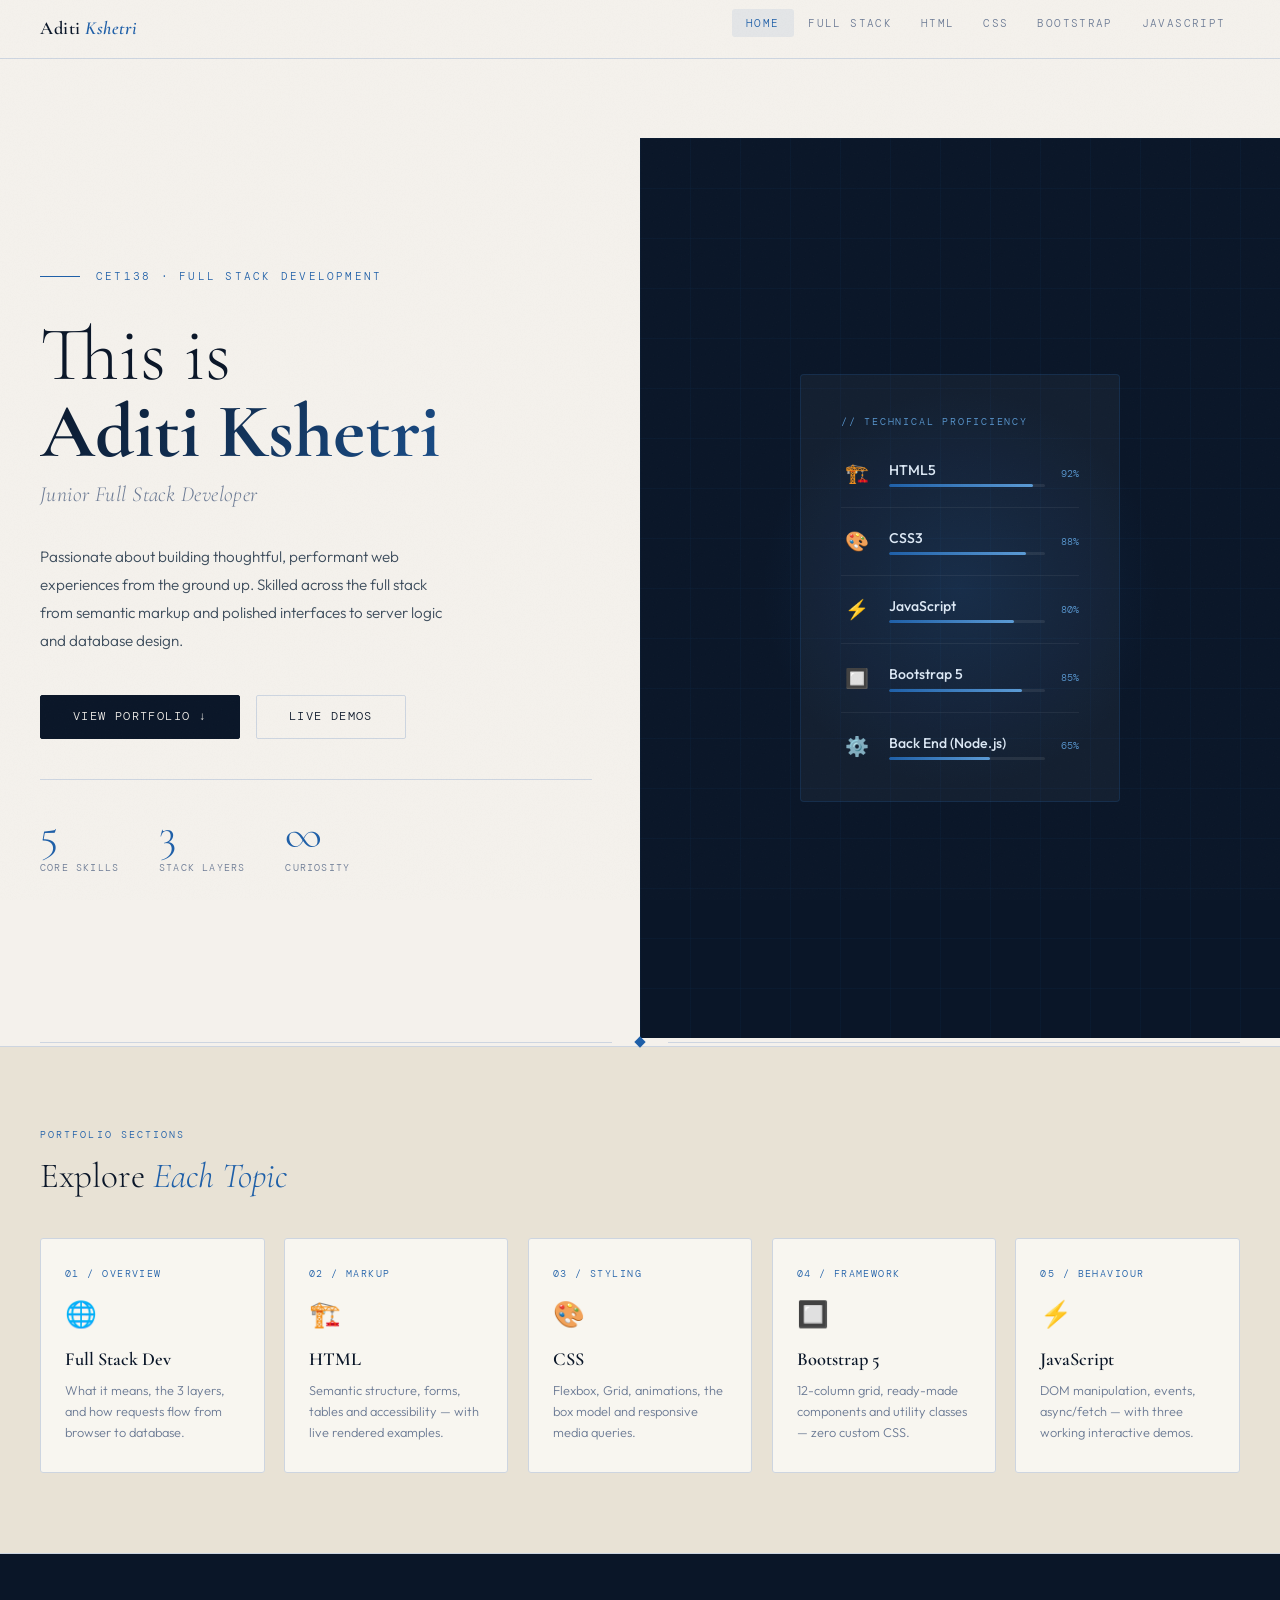
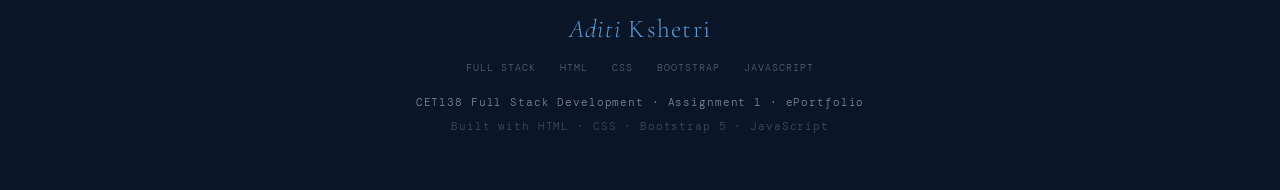
<file: index.html>
<!DOCTYPE html>
<html lang="en">
<head>
  <meta charset="UTF-8"/><meta name="viewport" content="width=device-width, initial-scale=1.0"/>
  <title>Aditi Kshetri Full Stack Developer</title>
  <link href="https://fonts.googleapis.com/css2?family=Cormorant+Garamond:ital,wght@0,300;0,400;0,600;0,700;1,300;1,400&family=DM+Mono:ital,wght@0,300;0,400;0,500;1,300&family=Outfit:wght@300;400;500;600&display=swap" rel="stylesheet"/>
  <link href="https://cdnjs.cloudflare.com/ajax/libs/bootstrap/5.3.2/css/bootstrap.min.css" rel="stylesheet"/>
  <link rel="stylesheet" href="style.css"/>
  <style>
    .hero{min-height:100vh;display:grid;grid-template-columns:1fr 1fr;align-items:center;padding:80px 0 0;max-width:1300px;margin:0 auto;gap:0;}
    @media(max-width:900px){.hero{grid-template-columns:1fr;}.hero-right{min-height:50vh;}}
    .hero-left{padding:4rem 3rem 4rem 2.5rem;position:relative;}
    .hero-eyebrow{font-family:'DM Mono',monospace;font-size:.7rem;letter-spacing:.2em;text-transform:uppercase;color:var(--gold);margin-bottom:2rem;display:flex;align-items:center;gap:1rem;}
    .hero-eyebrow::before{content:'';display:block;width:40px;height:1px;background:var(--gold);}
    .hero-name{font-family:'Cormorant Garamond',serif;font-size:clamp(3.5rem,6vw,6rem);font-weight:300;line-height:1.0;color:var(--ink);margin-bottom:.5rem;}
    .hero-name strong{font-weight:700;display:block;background:linear-gradient(135deg,var(--ink) 0%,var(--gold) 100%);-webkit-background-clip:text;-webkit-text-fill-color:transparent;background-clip:text;}
    .hero-title{font-family:'Cormorant Garamond',serif;font-size:1.35rem;font-weight:300;font-style:italic;color:var(--muted);margin-bottom:2rem;letter-spacing:.02em;}
    .hero-bio{font-size:.95rem;line-height:1.85;color:#3a4a5a;max-width:420px;margin-bottom:2.5rem;}
    .hero-cta{display:flex;gap:1rem;flex-wrap:wrap;}
    .btn-primary-custom{background:var(--ink);color:var(--paper);padding:.75rem 2rem;border-radius:2px;font-family:'DM Mono',monospace;font-size:.72rem;letter-spacing:.12em;text-transform:uppercase;text-decoration:none;border:1px solid var(--ink);transition:all .25s;}
    .btn-primary-custom:hover{background:var(--gold);border-color:var(--gold);color:white;}
    .btn-outline-custom{background:transparent;color:var(--ink);padding:.75rem 2rem;border-radius:2px;font-family:'DM Mono',monospace;font-size:.72rem;letter-spacing:.12em;text-transform:uppercase;text-decoration:none;border:1px solid var(--border);transition:all .25s;}
    .btn-outline-custom:hover{border-color:var(--gold);color:var(--gold);}
    .stat-strip{display:flex;gap:2.5rem;flex-wrap:wrap;padding:2rem 0;border-top:1px solid var(--border);margin-top:2.5rem;}
    .stat-n{font-family:'Cormorant Garamond',serif;font-size:2.8rem;font-weight:300;color:var(--gold);line-height:1;}
    .stat-l{font-family:'DM Mono',monospace;font-size:.62rem;color:var(--muted);text-transform:uppercase;letter-spacing:.12em;margin-top:.3rem;}
    .hero-right{position:relative;height:100%;min-height:100vh;background:var(--ink);display:flex;align-items:center;justify-content:center;overflow:hidden;}
    .hero-right-content{position:relative;z-index:2;padding:3rem;}
    .hero-deco-grid{position:absolute;inset:0;background-image:linear-gradient(rgba(30,95,168,.06) 1px,transparent 1px),linear-gradient(90deg,rgba(30,95,168,.06) 1px,transparent 1px);background-size:50px 50px;}
    .hero-deco-circle{position:absolute;width:400px;height:400px;border-radius:50%;background:radial-gradient(circle,rgba(30,95,168,.2) 0%,transparent 70%);top:50%;left:50%;transform:translate(-50%,-50%);}
    .tech-stack-display{background:rgba(255,255,255,.04);border:1px solid rgba(30,95,168,.22);border-radius:4px;padding:2.5rem;min-width:320px;}
    .tsd-label{font-family:'DM Mono',monospace;font-size:.62rem;color:var(--gold-lt);letter-spacing:.18em;text-transform:uppercase;margin-bottom:1.8rem;}
    .tsd-item{display:flex;align-items:center;gap:1rem;margin-bottom:1.2rem;padding-bottom:1.2rem;border-bottom:1px solid rgba(255,255,255,.06);}
    .tsd-item:last-child{border-bottom:none;margin-bottom:0;padding-bottom:0;}
    .tsd-icon{font-size:1.2rem;width:32px;text-align:center;}
    .tsd-info{flex:1;}
    .tsd-name{color:#dce8f5;font-size:.88rem;font-weight:500;margin-bottom:.2rem;}
    .tsd-bar-wrap{height:3px;background:rgba(255,255,255,.08);border-radius:2px;overflow:hidden;}
    .tsd-bar{height:100%;background:linear-gradient(90deg,var(--gold),var(--gold-lt));border-radius:2px;}
    .tsd-pct{font-family:'DM Mono',monospace;font-size:.65rem;color:var(--gold-lt);}
    .snav-grid{display:grid;grid-template-columns:repeat(5,1fr);gap:1.2rem;}
    @media(max-width:1000px){.snav-grid{grid-template-columns:1fr 1fr;}}
    @media(max-width:540px){.snav-grid{grid-template-columns:1fr;}}
    .snav-card{background:var(--card);border:1px solid var(--border);border-radius:3px;padding:1.8rem 1.5rem;text-decoration:none;color:var(--ink);display:block;transition:all .25s;position:relative;overflow:hidden;}
    .snav-card::after{content:'';position:absolute;bottom:0;left:0;right:0;height:3px;background:var(--gold);transform:scaleX(0);transition:transform .3s;}
    .snav-card:hover{box-shadow:0 10px 35px rgba(30,95,168,.1);transform:translateY(-4px);border-color:rgba(30,95,168,.35);}
    .snav-card:hover::after{transform:scaleX(1);}
    .snav-num{font-family:'DM Mono',monospace;font-size:.6rem;color:var(--gold);letter-spacing:.15em;text-transform:uppercase;margin-bottom:.8rem;}
    .snav-icon{font-size:1.6rem;margin-bottom:.8rem;}
    .snav-title{font-family:'Cormorant Garamond',serif;font-size:1.15rem;font-weight:600;margin-bottom:.4rem;}
    .snav-desc{font-size:.8rem;color:var(--muted);line-height:1.65;}
    .fade-up-1{animation:fadeUp .8s .1s both;}
    .fade-up-2{animation:fadeUp .8s .25s both;}
    .fade-up-3{animation:fadeUp .8s .4s both;}
    .fade-up-4{animation:fadeUp .8s .55s both;}
    .fade-up-5{animation:fadeUp .8s .7s both;}
    @keyframes fadeUp{from{opacity:0;transform:translateY(22px);}to{opacity:1;transform:none;}}
  </style>
</head>
<body>
<nav id="topnav">
  <div class="nav-inner">
    <a class="nav-sig" href="index.html">Aditi <em>Kshetri</em></a>
    <ul class="nav-links">
      <li><a href="index.html" class="active">Home</a></li>
      <li><a href="fullstack.html">Full Stack</a></li>
      <li><a href="html.html">HTML</a></li>
      <li><a href="css.html">CSS</a></li>
      <li><a href="bootstrap.html">Bootstrap</a></li>
      <li><a href="javascript.html">JavaScript</a></li>
    </ul>
  </div>
</nav>

<section style="padding-top:58px">
  <div class="hero">
    <div class="hero-left">
      <div class="hero-eyebrow fade-up-1">CET138 · Full Stack Development</div>
      <h1 class="hero-name fade-up-2">This is<br/><strong>Aditi Kshetri</strong></h1>
      <p class="hero-title fade-up-3">Junior Full Stack Developer</p>
      <p class="hero-bio fade-up-4">Passionate about building thoughtful, performant web experiences from the ground up. Skilled across the full stack from semantic markup and polished interfaces to server logic and database design.</p>
      <div class="hero-cta fade-up-5">
        <a href="fullstack.html" class="btn-primary-custom">View Portfolio ↓</a>
        <a href="javascript.html" class="btn-outline-custom">Live Demos</a>
      </div>
      <div class="stat-strip fade-up-5">
        <div><div class="stat-n">5</div><div class="stat-l">Core Skills</div></div>
        <div><div class="stat-n">3</div><div class="stat-l">Stack Layers</div></div>
        <div><div class="stat-n">∞</div><div class="stat-l">Curiosity</div></div>
      </div>
    </div>
    <div class="hero-right">
      <div class="hero-deco-grid"></div>
      <div class="hero-deco-circle"></div>
      <div class="hero-right-content">
        <div class="tech-stack-display">
          <div class="tsd-label">// Technical Proficiency</div>
          <div class="tsd-item"><div class="tsd-icon">🏗️</div><div class="tsd-info"><div class="tsd-name">HTML5</div><div class="tsd-bar-wrap"><div class="tsd-bar" style="width:92%"></div></div></div><div class="tsd-pct">92%</div></div>
          <div class="tsd-item"><div class="tsd-icon">🎨</div><div class="tsd-info"><div class="tsd-name">CSS3</div><div class="tsd-bar-wrap"><div class="tsd-bar" style="width:88%"></div></div></div><div class="tsd-pct">88%</div></div>
          <div class="tsd-item"><div class="tsd-icon">⚡</div><div class="tsd-info"><div class="tsd-name">JavaScript</div><div class="tsd-bar-wrap"><div class="tsd-bar" style="width:80%"></div></div></div><div class="tsd-pct">80%</div></div>
          <div class="tsd-item"><div class="tsd-icon">🔲</div><div class="tsd-info"><div class="tsd-name">Bootstrap 5</div><div class="tsd-bar-wrap"><div class="tsd-bar" style="width:85%"></div></div></div><div class="tsd-pct">85%</div></div>
          <div class="tsd-item"><div class="tsd-icon">⚙️</div><div class="tsd-info"><div class="tsd-name">Back End (Node.js)</div><div class="tsd-bar-wrap"><div class="tsd-bar" style="width:65%"></div></div></div><div class="tsd-pct">65%</div></div>
        </div>
      </div>
    </div>
  </div>
</section>

<div class="ornament-divider" style="padding:0 2.5rem;max-width:1300px;margin:0 auto"><div class="ornament-diamond"></div></div>

<section style="padding:80px 2.5rem;background:var(--warm);border-top:1px solid var(--border);border-bottom:1px solid var(--border);">
  <div style="max-width:1300px;margin:0 auto">
    <div style="margin-bottom:2.5rem">
      <div style="font-family:'DM Mono',monospace;font-size:.65rem;color:var(--gold);letter-spacing:.2em;text-transform:uppercase;margin-bottom:.8rem;">Portfolio Sections</div>
      <h2 style="font-family:'Cormorant Garamond',serif;font-size:2.2rem;font-weight:300;">Explore <em style="font-style:italic;color:var(--gold)">Each Topic</em></h2>
    </div>
    <div class="snav-grid">
      <a href="fullstack.html" class="snav-card reveal"><div class="snav-num">01 / Overview</div><div class="snav-icon">🌐</div><div class="snav-title">Full Stack Dev</div><div class="snav-desc">What it means, the 3 layers, and how requests flow from browser to database.</div></a>
      <a href="html.html" class="snav-card reveal reveal-d1"><div class="snav-num">02 / Markup</div><div class="snav-icon">🏗️</div><div class="snav-title">HTML</div><div class="snav-desc">Semantic structure, forms, tables and accessibility — with live rendered examples.</div></a>
      <a href="css.html" class="snav-card reveal reveal-d2"><div class="snav-num">03 / Styling</div><div class="snav-icon">🎨</div><div class="snav-title">CSS</div><div class="snav-desc">Flexbox, Grid, animations, the box model and responsive media queries.</div></a>
      <a href="bootstrap.html" class="snav-card reveal reveal-d3"><div class="snav-num">04 / Framework</div><div class="snav-icon">🔲</div><div class="snav-title">Bootstrap 5</div><div class="snav-desc">12-column grid, ready-made components and utility classes — zero custom CSS.</div></a>
      <a href="javascript.html" class="snav-card reveal reveal-d3"><div class="snav-num">05 / Behaviour</div><div class="snav-icon">⚡</div><div class="snav-title">JavaScript</div><div class="snav-desc">DOM manipulation, events, async/fetch — with three working interactive demos.</div></a>
    </div>
  </div>
</section>

<footer class="site-footer">
  <span class="f-name"><em>Aditi</em> Kshetri</span>
  <nav class="footer-nav">
    <a href="fullstack.html">Full Stack</a><a href="html.html">HTML</a><a href="css.html">CSS</a><a href="bootstrap.html">Bootstrap</a><a href="javascript.html">JavaScript</a>
  </nav>
  CET138 Full Stack Development · Assignment 1 · ePortfolio<br/>
  <span style="margin-top:.5rem;display:block;color:rgba(220,232,245,.25)">Built with HTML · CSS · Bootstrap 5 · JavaScript</span>
</footer>
<script src="https://cdnjs.cloudflare.com/ajax/libs/bootstrap/5.3.2/js/bootstrap.bundle.min.js"></script>
<script>const ro=new IntersectionObserver(es=>es.forEach(e=>{if(e.isIntersecting)e.target.classList.add('vis');}),{threshold:.08});document.querySelectorAll('.reveal').forEach(el=>ro.observe(el));</script>
</body>
</html>
</file>
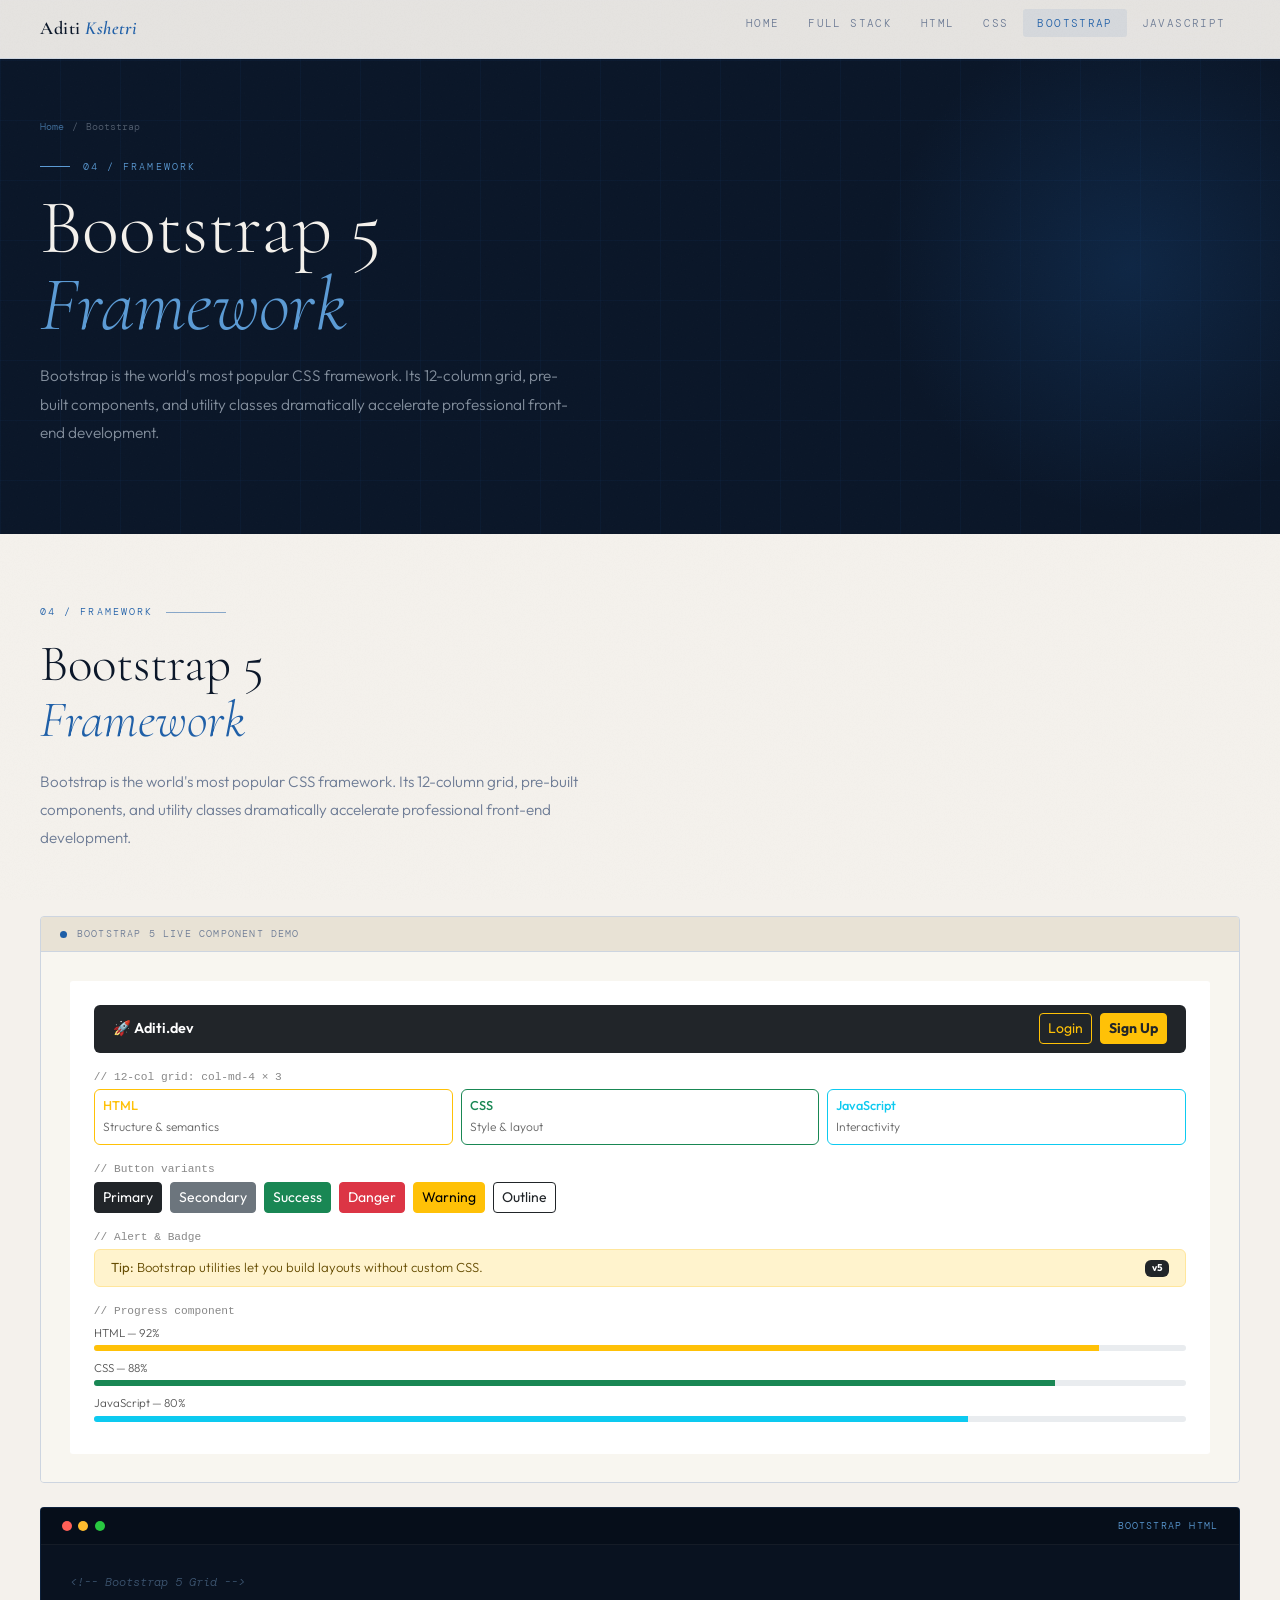
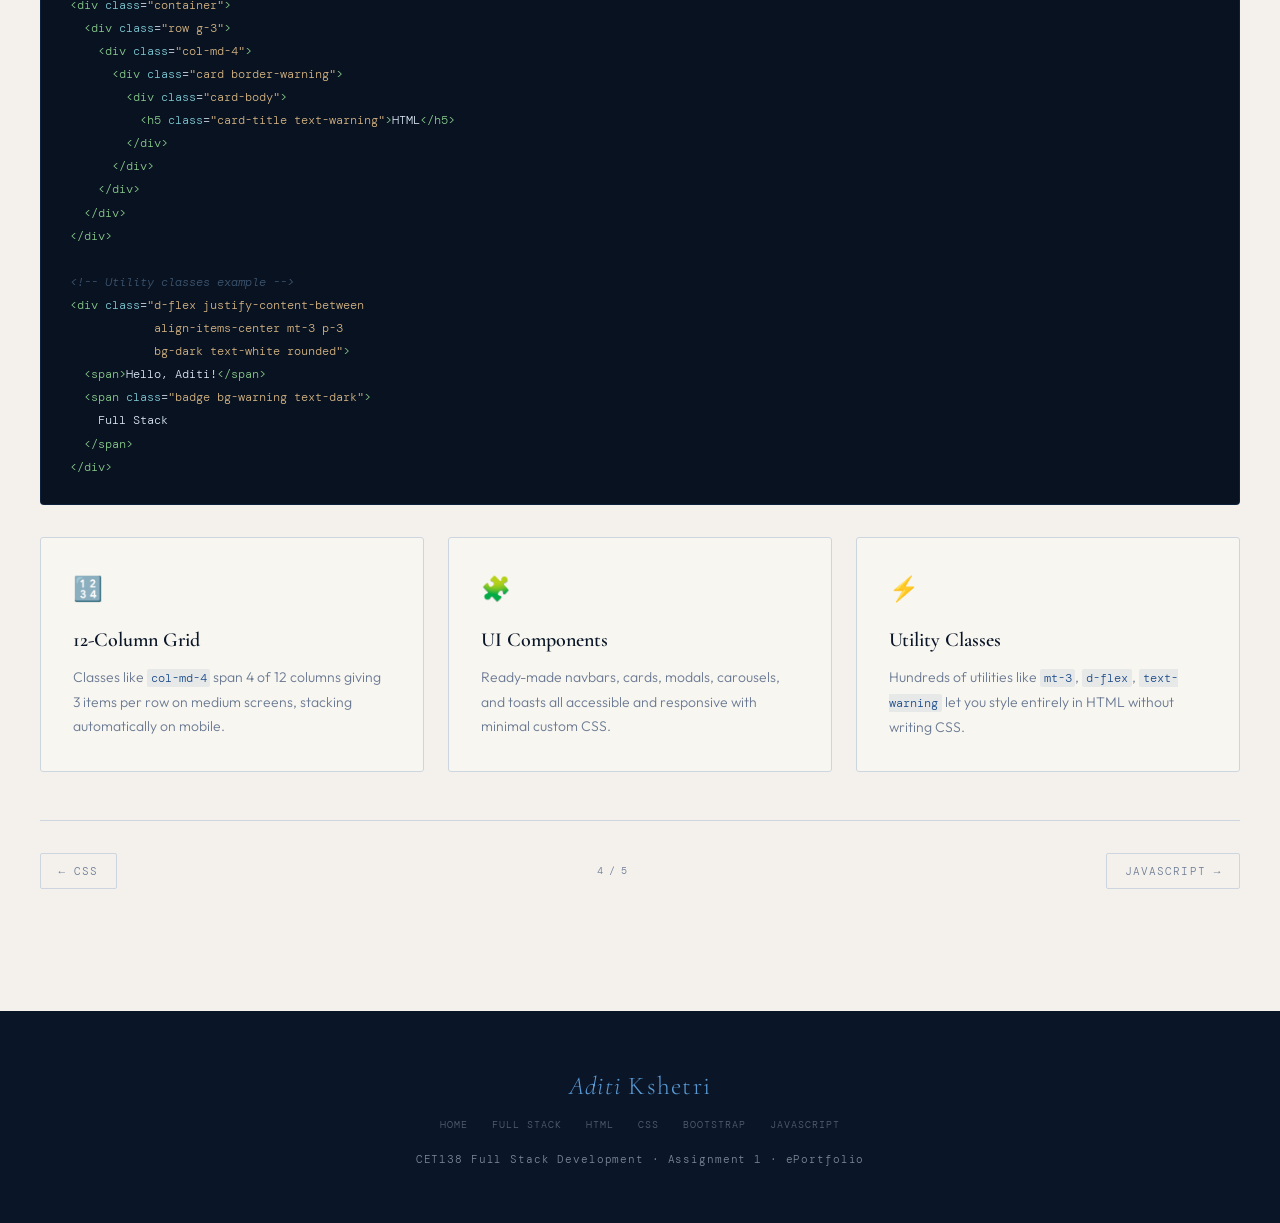
<file: bootstrap.html>
<!DOCTYPE html>
<html lang="en">
<head>
  <meta charset="UTF-8"/><meta name="viewport" content="width=device-width, initial-scale=1.0"/>
  <title>Bootstrap Aditi Kshetri</title>
  <link href="https://fonts.googleapis.com/css2?family=Cormorant+Garamond:ital,wght@0,300;0,400;0,600;0,700;1,300;1,400&family=DM+Mono:ital,wght@0,300;0,400;0,500;1,300&family=Outfit:wght@300;400;500;600&display=swap" rel="stylesheet"/>
  <link href="https://cdnjs.cloudflare.com/ajax/libs/bootstrap/5.3.2/css/bootstrap.min.css" rel="stylesheet"/>
  <link rel="stylesheet" href="style.css"/>
</head>
<body>
<nav id="topnav">
  <div class="nav-inner">
    <a class="nav-sig" href="index.html">Aditi <em>Kshetri</em></a>
    <ul class="nav-links">
      <li><a href="index.html">Home</a></li><li><a href="fullstack.html">Full Stack</a></li><li><a href="html.html">HTML</a></li><li><a href="css.html">CSS</a></li>
      <li><a href="bootstrap.html" class="active">Bootstrap</a></li>
      <li><a href="javascript.html">JavaScript</a></li>
    </ul>
  </div>
</nav>

<div class="page-hero">
  <div class="page-hero-grid"></div><div class="page-hero-glow"></div>
  <div class="page-hero-inner">
    <div class="page-crumb"><a href="index.html">Home</a> <span>/</span> Bootstrap</div>
    <div class="page-hero-label">04 / Framework</div>
    <h1 class="page-hero-title">Bootstrap 5 <br/><em>Framework</em></h1>
    <p class="page-hero-sub">Bootstrap is the world's most popular CSS framework. Its 12-column grid, pre-built components, and utility classes dramatically accelerate professional front-end development.</p>
  </div>
</div>

<div class="page-wrap">
  <div class="sec-header reveal">
    <div class="sec-num">04 / Framework</div>
    <h2 class="sec-title">Bootstrap 5<br/><em>Framework</em></h2>
    <p class="sec-lead">Bootstrap is the world's most popular CSS framework. Its 12-column grid, pre-built components, and utility classes dramatically accelerate professional front-end development.</p>
  </div>

  <div class="demo-frame reveal">
    <div class="demo-frame-header"><div class="df-dot"></div><span class="df-label">Bootstrap 5  Live Component Demo</span></div>
    <div class="demo-frame-body">
      <div class="bs-wrap">
        <nav class="navbar navbar-expand-lg navbar-dark bg-dark rounded mb-3" style="padding:.5rem 1.2rem">
          <span class="navbar-brand" style="font-size:.9rem;font-weight:600">🚀 Aditi.dev</span>
          <div class="ms-auto d-flex gap-2">
            <span class="btn btn-outline-warning btn-sm">Login</span>
            <span class="btn btn-warning btn-sm text-dark fw-bold">Sign Up</span>
          </div>
        </nav>
        <p class="mb-1" style="font-size:.7rem;color:#888;font-family:monospace">// 12-col grid: col-md-4 × 3</p>
        <div class="row g-2 mb-3">
          <div class="col-md-4"><div class="card border-warning h-100"><div class="card-body p-2"><h6 class="card-title text-warning mb-1" style="font-size:.8rem">HTML</h6><p class="card-text mb-0" style="font-size:.75rem;color:#666">Structure &amp; semantics</p></div></div></div>
          <div class="col-md-4"><div class="card border-success h-100"><div class="card-body p-2"><h6 class="card-title text-success mb-1" style="font-size:.8rem">CSS</h6><p class="card-text mb-0" style="font-size:.75rem;color:#666">Style &amp; layout</p></div></div></div>
          <div class="col-md-4"><div class="card border-info h-100"><div class="card-body p-2"><h6 class="card-title text-info mb-1" style="font-size:.8rem">JavaScript</h6><p class="card-text mb-0" style="font-size:.75rem;color:#666">Interactivity</p></div></div></div>
        </div>
        <p class="mb-1" style="font-size:.7rem;color:#888;font-family:monospace">// Button variants</p>
        <div class="d-flex flex-wrap gap-2 mb-3">
          <button class="btn btn-dark btn-sm">Primary</button>
          <button class="btn btn-secondary btn-sm">Secondary</button>
          <button class="btn btn-success btn-sm">Success</button>
          <button class="btn btn-danger btn-sm">Danger</button>
          <button class="btn btn-warning btn-sm">Warning</button>
          <button class="btn btn-outline-dark btn-sm">Outline</button>
        </div>
        <p class="mb-1" style="font-size:.7rem;color:#888;font-family:monospace">// Alert &amp; Badge</p>
        <div class="alert alert-warning d-flex align-items-center py-2 mb-3" style="font-size:.82rem">
          <strong>Tip:</strong>&nbsp;Bootstrap utilities let you build layouts without custom CSS.
          <span class="badge bg-dark ms-auto">v5</span>
        </div>
        <p class="mb-1" style="font-size:.7rem;color:#888;font-family:monospace">// Progress component</p>
        <div class="mb-1" style="font-size:.72rem;color:#555">HTML — 92%</div>
        <div class="progress mb-2" style="height:6px"><div class="progress-bar bg-warning" style="width:92%"></div></div>
        <div class="mb-1" style="font-size:.72rem;color:#555">CSS — 88%</div>
        <div class="progress mb-2" style="height:6px"><div class="progress-bar bg-success" style="width:88%"></div></div>
        <div class="mb-1" style="font-size:.72rem;color:#555">JavaScript — 80%</div>
        <div class="progress mb-2" style="height:6px"><div class="progress-bar bg-info" style="width:80%"></div></div>
      </div>
    </div>
  </div>

  <div class="code-block reveal" style="margin-top:1.5rem">
    <div class="cb-header"><div class="cb-dots"><span class="cd-r"></span><span class="cd-y"></span><span class="cd-g"></span></div><span class="cb-lang">Bootstrap HTML</span></div>
    <div class="cb-body"><pre><span class="cmt">&lt;!-- Bootstrap 5 Grid --&gt;</span>
<span class="tag">&lt;div</span> <span class="attr">class</span>=<span class="val">"container"</span><span class="tag">&gt;</span>
  <span class="tag">&lt;div</span> <span class="attr">class</span>=<span class="val">"row g-3"</span><span class="tag">&gt;</span>
    <span class="tag">&lt;div</span> <span class="attr">class</span>=<span class="val">"col-md-4"</span><span class="tag">&gt;</span>
      <span class="tag">&lt;div</span> <span class="attr">class</span>=<span class="val">"card border-warning"</span><span class="tag">&gt;</span>
        <span class="tag">&lt;div</span> <span class="attr">class</span>=<span class="val">"card-body"</span><span class="tag">&gt;</span>
          <span class="tag">&lt;h5</span> <span class="attr">class</span>=<span class="val">"card-title text-warning"</span><span class="tag">&gt;</span>HTML<span class="tag">&lt;/h5&gt;</span>
        <span class="tag">&lt;/div&gt;</span>
      <span class="tag">&lt;/div&gt;</span>
    <span class="tag">&lt;/div&gt;</span>
  <span class="tag">&lt;/div&gt;</span>
<span class="tag">&lt;/div&gt;</span>

<span class="cmt">&lt;!-- Utility classes example --&gt;</span>
<span class="tag">&lt;div</span> <span class="attr">class</span>=<span class="val">"d-flex justify-content-between
            align-items-center mt-3 p-3
            bg-dark text-white rounded"</span><span class="tag">&gt;</span>
  <span class="tag">&lt;span&gt;</span>Hello, Aditi!<span class="tag">&lt;/span&gt;</span>
  <span class="tag">&lt;span</span> <span class="attr">class</span>=<span class="val">"badge bg-warning text-dark"</span><span class="tag">&gt;</span>
    Full Stack
  <span class="tag">&lt;/span&gt;</span>
<span class="tag">&lt;/div&gt;</span></pre></div>
  </div>

  <div style="display:grid;grid-template-columns:repeat(3,1fr);gap:1.5rem;margin-top:2rem">
    <div class="elegant-card reveal"><div class="ec-icon">🔢</div><div class="ec-title">12-Column Grid</div><div class="ec-body">Classes like <code>col-md-4</code> span 4 of 12 columns giving 3 items per row on medium screens, stacking automatically on mobile.</div></div>
    <div class="elegant-card reveal reveal-d1"><div class="ec-icon">🧩</div><div class="ec-title">UI Components</div><div class="ec-body">Ready-made navbars, cards, modals, carousels, and toasts all accessible and responsive with minimal custom CSS.</div></div>
    <div class="elegant-card reveal reveal-d2"><div class="ec-icon">⚡</div><div class="ec-title">Utility Classes</div><div class="ec-body">Hundreds of utilities like <code>mt-3</code>, <code>d-flex</code>, <code>text-warning</code> let you style entirely in HTML without writing CSS.</div></div>
  </div>

  <div class="page-nav-bar">
    <a href="css.html" class="pnav-btn">← CSS</a>
    <span style="font-family:'DM Mono',monospace;font-size:.65rem;color:var(--muted);">4 / 5</span>
    <a href="javascript.html" class="pnav-btn">JavaScript →</a>
  </div>
</div>

<footer class="site-footer">
  <span class="f-name"><em>Aditi</em> Kshetri</span>
  <nav class="footer-nav"><a href="index.html">Home</a><a href="fullstack.html">Full Stack</a><a href="html.html">HTML</a><a href="css.html">CSS</a><a href="bootstrap.html">Bootstrap</a><a href="javascript.html">JavaScript</a></nav>
  CET138 Full Stack Development · Assignment 1 · ePortfolio
</footer>
<script src="https://cdnjs.cloudflare.com/ajax/libs/bootstrap/5.3.2/js/bootstrap.bundle.min.js"></script>
<script>const ro=new IntersectionObserver(es=>es.forEach(e=>{if(e.isIntersecting)e.target.classList.add('vis');}),{threshold:.08});document.querySelectorAll('.reveal').forEach(el=>ro.observe(el));</script>
</body>
</html>
</file>
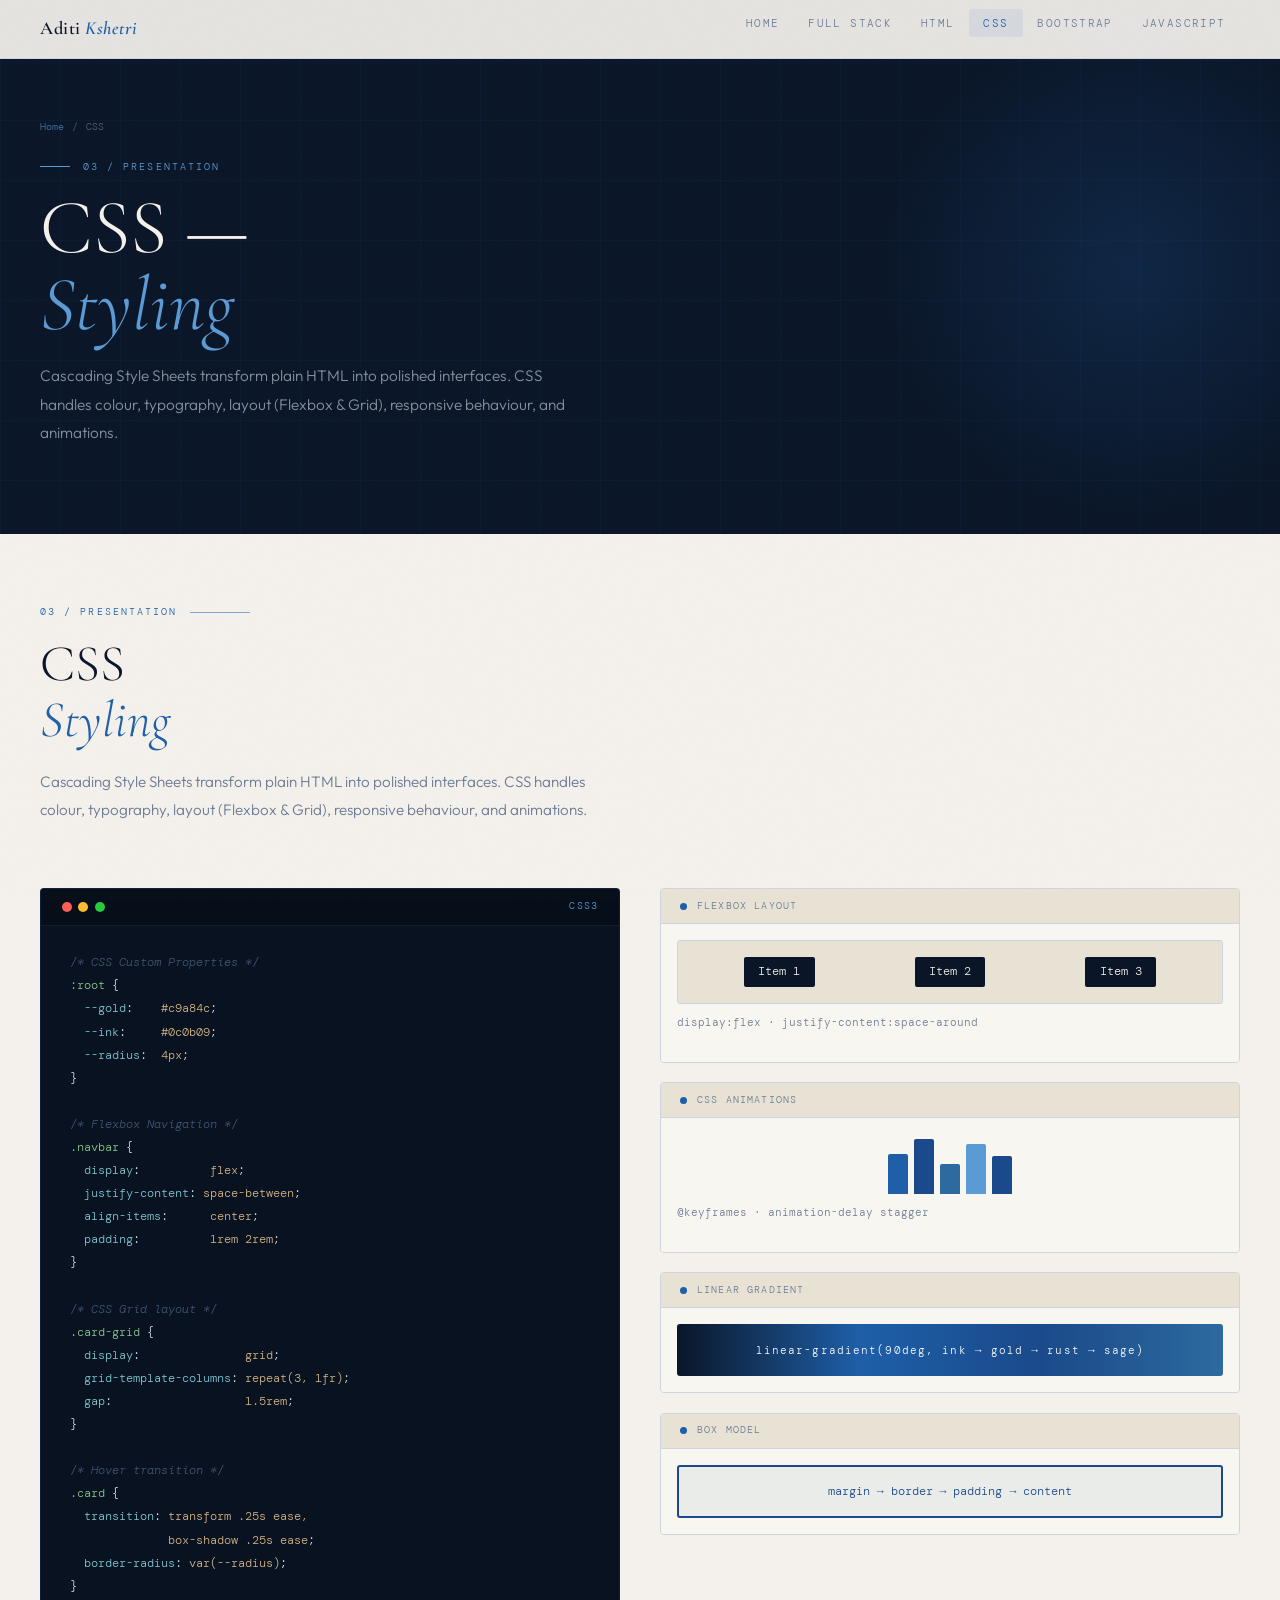
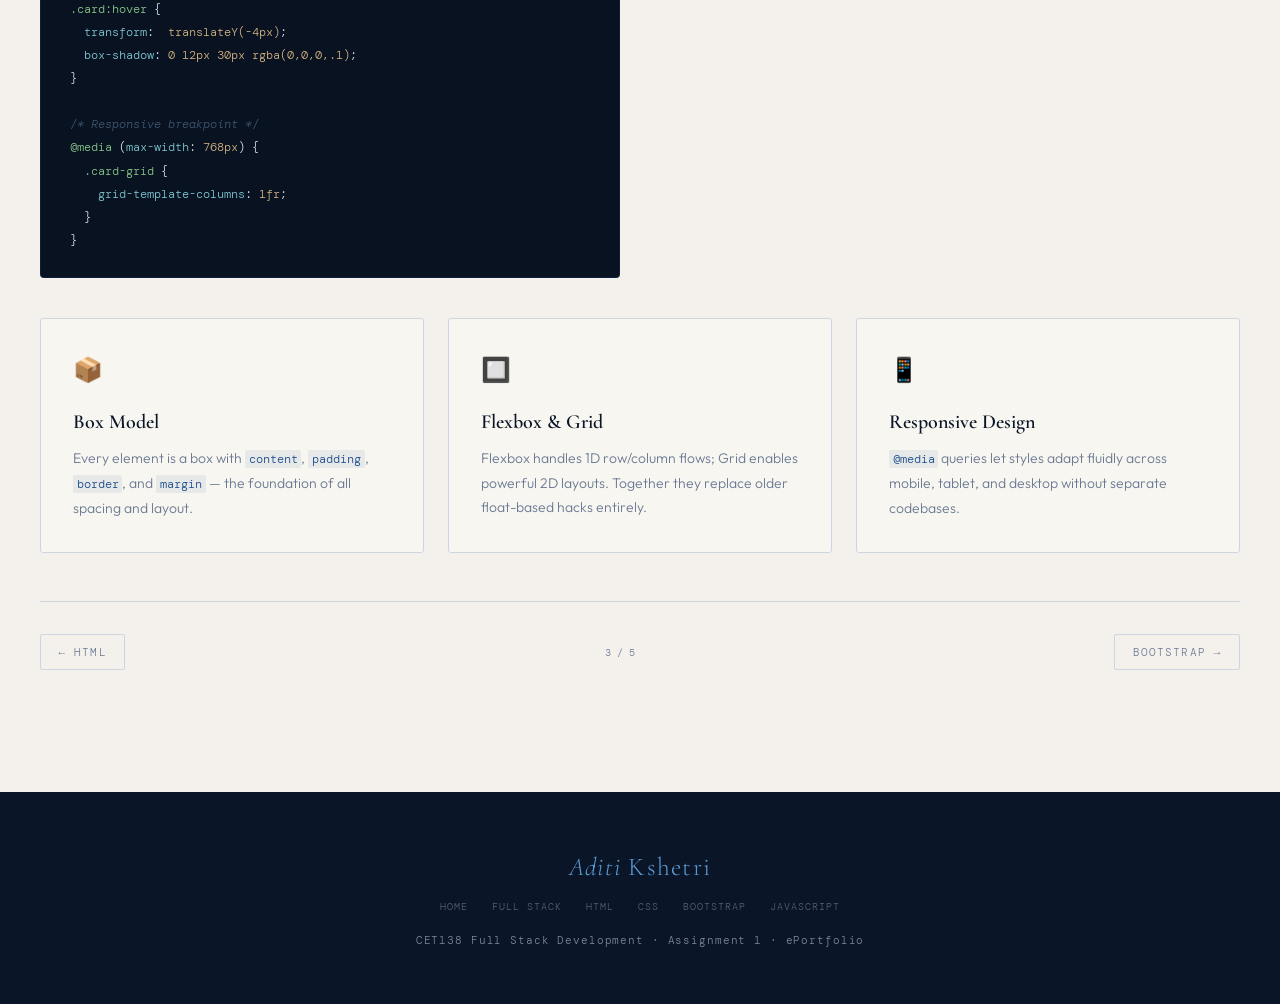
<file: css.html>
<!DOCTYPE html>
<html lang="en">
<head>
  <meta charset="UTF-8"/><meta name="viewport" content="width=device-width, initial-scale=1.0"/>
  <title>CSS Aditi Kshetri</title>
  <link href="https://fonts.googleapis.com/css2?family=Cormorant+Garamond:ital,wght@0,300;0,400;0,600;0,700;1,300;1,400&family=DM+Mono:ital,wght@0,300;0,400;0,500;1,300&family=Outfit:wght@300;400;500;600&display=swap" rel="stylesheet"/>
  <link href="https://cdnjs.cloudflare.com/ajax/libs/bootstrap/5.3.2/css/bootstrap.min.css" rel="stylesheet"/>
  <link rel="stylesheet" href="style.css"/>
</head>
<body>
<nav id="topnav">
  <div class="nav-inner">
    <a class="nav-sig" href="index.html">Aditi <em>Kshetri</em></a>
    <ul class="nav-links">
      <li><a href="index.html">Home</a></li><li><a href="fullstack.html">Full Stack</a></li><li><a href="html.html">HTML</a></li>
      <li><a href="css.html" class="active">CSS</a></li>
      <li><a href="bootstrap.html">Bootstrap</a></li><li><a href="javascript.html">JavaScript</a></li>
    </ul>
  </div>
</nav>

<div class="page-hero">
  <div class="page-hero-grid"></div><div class="page-hero-glow"></div>
  <div class="page-hero-inner">
    <div class="page-crumb"><a href="index.html">Home</a> <span>/</span> CSS</div>
    <div class="page-hero-label">03 / Presentation</div>
    <h1 class="page-hero-title">CSS —<br/><em>Styling</em></h1>
    <p class="page-hero-sub">Cascading Style Sheets transform plain HTML into polished interfaces. CSS handles colour, typography, layout (Flexbox &amp; Grid), responsive behaviour, and animations.</p>
  </div>
</div>

<div class="page-wrap">
  <div class="sec-header reveal">
    <div class="sec-num">03 / Presentation</div>
    <h2 class="sec-title">CSS<br/><em>Styling</em></h2>
    <p class="sec-lead">Cascading Style Sheets transform plain HTML into polished interfaces. CSS handles colour, typography, layout (Flexbox &amp; Grid), responsive behaviour, and animations.</p>
  </div>

  <div class="split-50">
    <div class="code-block reveal">
      <div class="cb-header"><div class="cb-dots"><span class="cd-r"></span><span class="cd-y"></span><span class="cd-g"></span></div><span class="cb-lang">CSS3</span></div>
      <div class="cb-body"><pre><span class="cmt">/* CSS Custom Properties */</span>
<span class="tag">:root</span> {
  <span class="attr">--gold</span>:    <span class="val">#c9a84c</span>;
  <span class="attr">--ink</span>:     <span class="val">#0c0b09</span>;
  <span class="attr">--radius</span>:  <span class="val">4px</span>;
}

<span class="cmt">/* Flexbox Navigation */</span>
<span class="tag">.navbar</span> {
  <span class="attr">display</span>:          <span class="val">flex</span>;
  <span class="attr">justify-content</span>: <span class="val">space-between</span>;
  <span class="attr">align-items</span>:      <span class="val">center</span>;
  <span class="attr">padding</span>:          <span class="val">1rem 2rem</span>;
}

<span class="cmt">/* CSS Grid layout */</span>
<span class="tag">.card-grid</span> {
  <span class="attr">display</span>:               <span class="val">grid</span>;
  <span class="attr">grid-template-columns</span>: <span class="val">repeat(3, 1fr)</span>;
  <span class="attr">gap</span>:                   <span class="val">1.5rem</span>;
}

<span class="cmt">/* Hover transition */</span>
<span class="tag">.card</span> {
  <span class="attr">transition</span>: <span class="val">transform .25s ease,
              box-shadow .25s ease</span>;
  <span class="attr">border-radius</span>: <span class="val">var(--radius)</span>;
}
<span class="tag">.card:hover</span> {
  <span class="attr">transform</span>:  <span class="val">translateY(-4px)</span>;
  <span class="attr">box-shadow</span>: <span class="val">0 12px 30px rgba(0,0,0,.1)</span>;
}

<span class="cmt">/* Responsive breakpoint */</span>
<span class="tag">@media</span> (<span class="attr">max-width</span>: <span class="val">768px</span>) {
  <span class="tag">.card-grid</span> {
    <span class="attr">grid-template-columns</span>: <span class="val">1fr</span>;
  }
}</pre></div>
    </div>

    <div style="display:flex;flex-direction:column;gap:1.2rem" class="reveal reveal-d1">
      <div class="demo-frame">
        <div class="demo-frame-header"><div class="df-dot"></div><span class="df-label">Flexbox Layout</span></div>
        <div class="demo-frame-body" style="padding:1rem">
          <div class="flex-demo-warm"><div class="fw-item">Item 1</div><div class="fw-item">Item 2</div><div class="fw-item">Item 3</div></div>
          <p style="font-family:'DM Mono',monospace;font-size:.68rem;color:var(--muted);margin-top:.6rem">display:flex · justify-content:space-around</p>
        </div>
      </div>
      <div class="demo-frame">
        <div class="demo-frame-header"><div class="df-dot"></div><span class="df-label">CSS Animations</span></div>
        <div class="demo-frame-body" style="padding:1rem">
          <div class="anim-bars"><div class="anim-bar ab1"></div><div class="anim-bar ab2"></div><div class="anim-bar ab3"></div><div class="anim-bar ab4"></div><div class="anim-bar ab5"></div></div>
          <p style="font-family:'DM Mono',monospace;font-size:.68rem;color:var(--muted);margin-top:.6rem">@keyframes · animation-delay stagger</p>
        </div>
      </div>
      <div class="demo-frame">
        <div class="demo-frame-header"><div class="df-dot"></div><span class="df-label">Linear Gradient</span></div>
        <div class="demo-frame-body" style="padding:1rem"><div class="grad-strip">linear-gradient(90deg, ink → gold → rust → sage)</div></div>
      </div>
      <div class="demo-frame">
        <div class="demo-frame-header"><div class="df-dot"></div><span class="df-label">Box Model</span></div>
        <div class="demo-frame-body" style="padding:1rem"><div class="boxmodel-demo">margin → border → padding → content</div></div>
      </div>
    </div>
  </div>

  <div style="display:grid;grid-template-columns:repeat(3,1fr);gap:1.5rem;margin-top:2.5rem">
    <div class="elegant-card reveal"><div class="ec-icon">📦</div><div class="ec-title">Box Model</div><div class="ec-body">Every element is a box with <code>content</code>, <code>padding</code>, <code>border</code>, and <code>margin</code> — the foundation of all spacing and layout.</div></div>
    <div class="elegant-card reveal reveal-d1"><div class="ec-icon">🔲</div><div class="ec-title">Flexbox &amp; Grid</div><div class="ec-body">Flexbox handles 1D row/column flows; Grid enables powerful 2D layouts. Together they replace older float-based hacks entirely.</div></div>
    <div class="elegant-card reveal reveal-d2"><div class="ec-icon">📱</div><div class="ec-title">Responsive Design</div><div class="ec-body"><code>@media</code> queries let styles adapt fluidly across mobile, tablet, and desktop without separate codebases.</div></div>
  </div>

  <div class="page-nav-bar">
    <a href="html.html" class="pnav-btn">← HTML</a>
    <span style="font-family:'DM Mono',monospace;font-size:.65rem;color:var(--muted);">3 / 5</span>
    <a href="bootstrap.html" class="pnav-btn">Bootstrap →</a>
  </div>
</div>

<footer class="site-footer">
  <span class="f-name"><em>Aditi</em> Kshetri</span>
  <nav class="footer-nav"><a href="index.html">Home</a><a href="fullstack.html">Full Stack</a><a href="html.html">HTML</a><a href="css.html">CSS</a><a href="bootstrap.html">Bootstrap</a><a href="javascript.html">JavaScript</a></nav>
  CET138 Full Stack Development · Assignment 1 · ePortfolio
</footer>
<script src="https://cdnjs.cloudflare.com/ajax/libs/bootstrap/5.3.2/js/bootstrap.bundle.min.js"></script>
<script>const ro=new IntersectionObserver(es=>es.forEach(e=>{if(e.isIntersecting)e.target.classList.add('vis');}),{threshold:.08});document.querySelectorAll('.reveal').forEach(el=>ro.observe(el));</script>
</body>
</html>
</file>
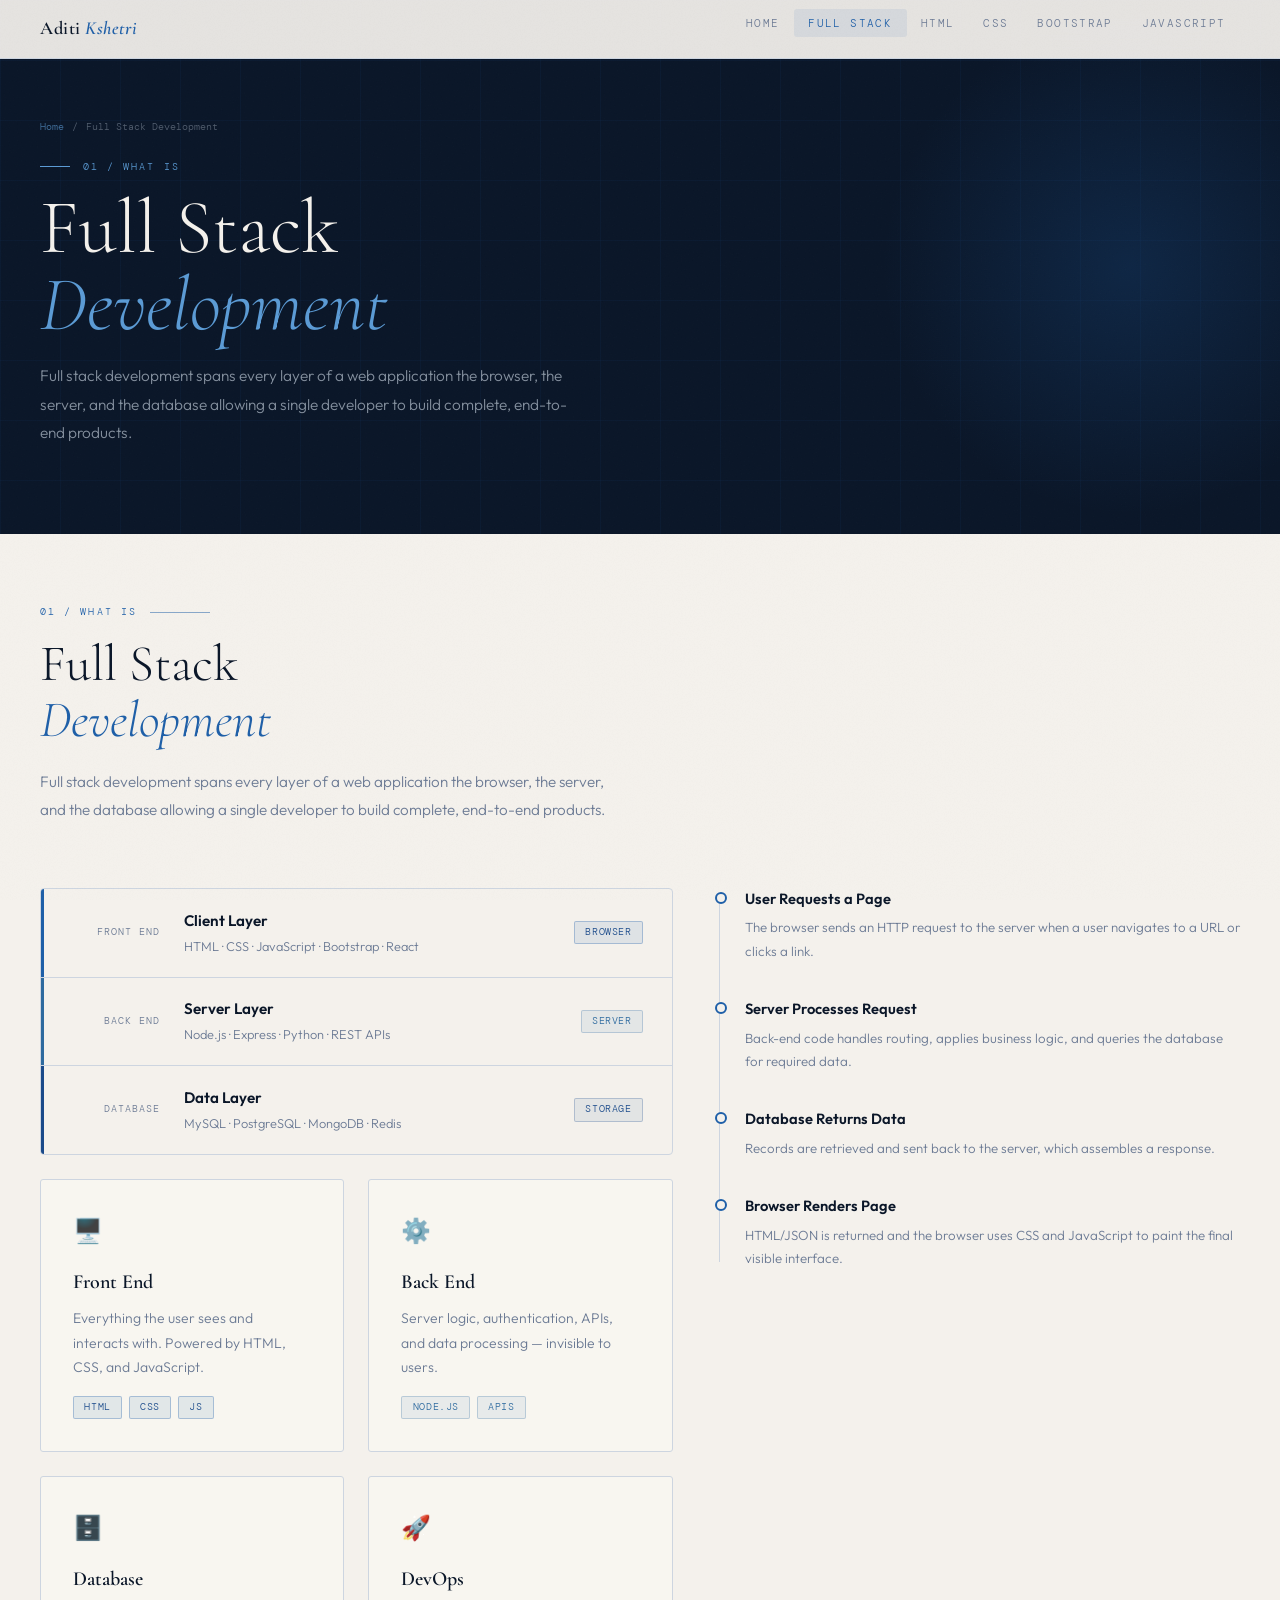
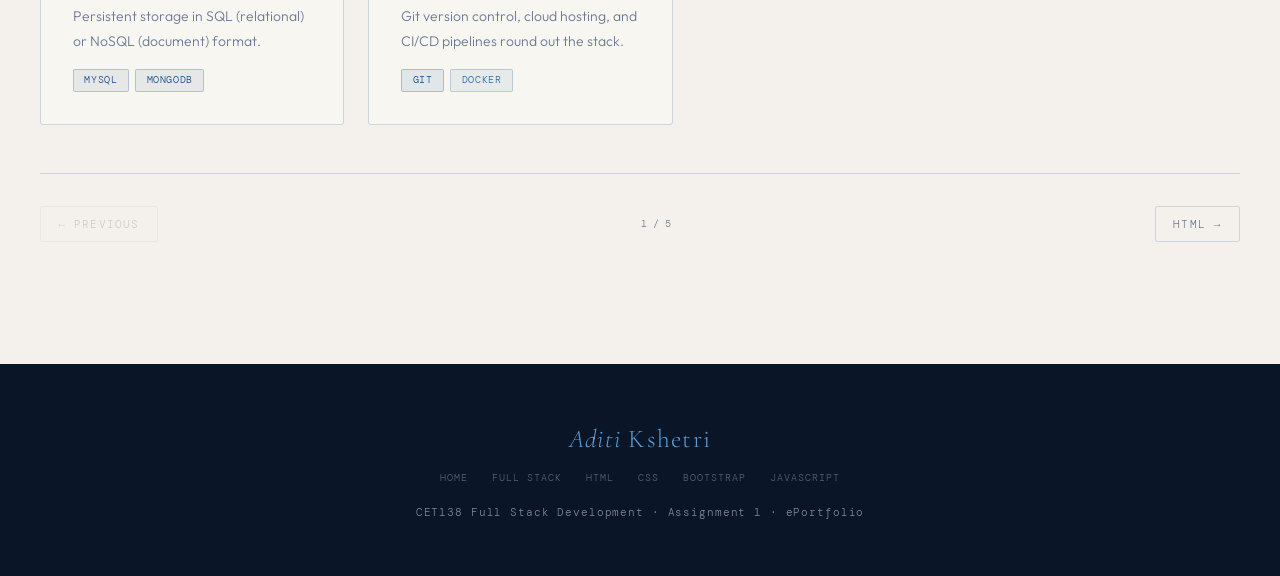
<file: fullstack.html>
<!DOCTYPE html>
<html lang="en">
<head>
  <meta charset="UTF-8"/><meta name="viewport" content="width=device-width, initial-scale=1.0"/>
  <title>Full Stack Development  Aditi Kshetri</title>
  <link href="https://fonts.googleapis.com/css2?family=Cormorant+Garamond:ital,wght@0,300;0,400;0,600;0,700;1,300;1,400&family=DM+Mono:ital,wght@0,300;0,400;0,500;1,300&family=Outfit:wght@300;400;500;600&display=swap" rel="stylesheet"/>
  <link href="https://cdnjs.cloudflare.com/ajax/libs/bootstrap/5.3.2/css/bootstrap.min.css" rel="stylesheet"/>
  <link rel="stylesheet" href="style.css"/>
</head>
<body>
<nav id="topnav">
  <div class="nav-inner">
    <a class="nav-sig" href="index.html">Aditi <em>Kshetri</em></a>
    <ul class="nav-links">
      <li><a href="index.html">Home</a></li>
      <li><a href="fullstack.html" class="active">Full Stack</a></li>
      <li><a href="html.html">HTML</a></li>
      <li><a href="css.html">CSS</a></li>
      <li><a href="bootstrap.html">Bootstrap</a></li>
      <li><a href="javascript.html">JavaScript</a></li>
    </ul>
  </div>
</nav>

<div class="page-hero">
  <div class="page-hero-grid"></div><div class="page-hero-glow"></div>
  <div class="page-hero-inner">
    <div class="page-crumb"><a href="index.html">Home</a> <span>/</span> Full Stack Development</div>
    <div class="page-hero-label">01 / What is</div>
    <h1 class="page-hero-title">Full Stack<br/><em>Development</em></h1>
    <p class="page-hero-sub">Full stack development spans every layer of a web application the browser, the server, and the database allowing a single developer to build complete, end-to-end products.</p>
  </div>
</div>

<div class="page-wrap">
  <div class="sec-header reveal">
    <div class="sec-num">01 / What is</div>
    <h2 class="sec-title">Full Stack<br/><em>Development</em></h2>
    <p class="sec-lead">Full stack development spans every layer of a web application the browser, the server, and the database allowing a single developer to build complete, end-to-end products.</p>
  </div>

  <div class="split-60">
    <div>
      <div class="stack-layers reveal">
        <div class="stack-row sr-fe">
          <div class="sr-label">Front End</div>
          <div><div class="sr-name">Client Layer</div><div class="sr-desc">HTML · CSS · JavaScript · Bootstrap · React</div></div>
          <span class="etag etag-gold">Browser</span>
        </div>
        <div class="stack-row sr-be">
          <div class="sr-label">Back End</div>
          <div><div class="sr-name">Server Layer</div><div class="sr-desc">Node.js · Express · Python · REST APIs</div></div>
          <span class="etag etag-sage">Server</span>
        </div>
        <div class="stack-row sr-db">
          <div class="sr-label">Database</div>
          <div><div class="sr-name">Data Layer</div><div class="sr-desc">MySQL · PostgreSQL · MongoDB · Redis</div></div>
          <span class="etag etag-rust">Storage</span>
        </div>
      </div>
      <div style="display:grid;grid-template-columns:1fr 1fr;gap:1.5rem;margin-top:1.5rem">
        <div class="elegant-card reveal reveal-d1"><div class="ec-icon">🖥️</div><div class="ec-title">Front End</div><div class="ec-body">Everything the user sees and interacts with. Powered by HTML, CSS, and JavaScript.</div><div class="tag-row"><span class="etag etag-gold">HTML</span><span class="etag etag-gold">CSS</span><span class="etag etag-gold">JS</span></div></div>
        <div class="elegant-card reveal reveal-d2"><div class="ec-icon">⚙️</div><div class="ec-title">Back End</div><div class="ec-body">Server logic, authentication, APIs, and data processing — invisible to users.</div><div class="tag-row"><span class="etag etag-sage">Node.js</span><span class="etag etag-sage">APIs</span></div></div>
        <div class="elegant-card reveal reveal-d3"><div class="ec-icon">🗄️</div><div class="ec-title">Database</div><div class="ec-body">Persistent storage in SQL (relational) or NoSQL (document) format.</div><div class="tag-row"><span class="etag etag-rust">MySQL</span><span class="etag etag-rust">MongoDB</span></div></div>
        <div class="elegant-card reveal reveal-d1"><div class="ec-icon">🚀</div><div class="ec-title">DevOps</div><div class="ec-body">Git version control, cloud hosting, and CI/CD pipelines round out the stack.</div><div class="tag-row"><span class="etag etag-gold">Git</span><span class="etag etag-sage">Docker</span></div></div>
      </div>
    </div>
    <div class="timeline-v reveal">
      <div class="tv-item"><div class="tv-dot"></div><div class="tv-title">User Requests a Page</div><div class="tv-text">The browser sends an HTTP request to the server when a user navigates to a URL or clicks a link.</div></div>
      <div class="tv-item"><div class="tv-dot"></div><div class="tv-title">Server Processes Request</div><div class="tv-text">Back-end code handles routing, applies business logic, and queries the database for required data.</div></div>
      <div class="tv-item"><div class="tv-dot"></div><div class="tv-title">Database Returns Data</div><div class="tv-text">Records are retrieved and sent back to the server, which assembles a response.</div></div>
      <div class="tv-item"><div class="tv-dot"></div><div class="tv-title">Browser Renders Page</div><div class="tv-text">HTML/JSON is returned and the browser uses CSS and JavaScript to paint the final visible interface.</div></div>
    </div>
  </div>

  <div class="page-nav-bar">
    <span class="pnav-btn disabled">← Previous</span>
    <span style="font-family:'DM Mono',monospace;font-size:.65rem;color:var(--muted);">1 / 5</span>
    <a href="html.html" class="pnav-btn">HTML →</a>
  </div>
</div>

<footer class="site-footer">
  <span class="f-name"><em>Aditi</em> Kshetri</span>
  <nav class="footer-nav"><a href="index.html">Home</a><a href="fullstack.html">Full Stack</a><a href="html.html">HTML</a><a href="css.html">CSS</a><a href="bootstrap.html">Bootstrap</a><a href="javascript.html">JavaScript</a></nav>
  CET138 Full Stack Development · Assignment 1 · ePortfolio
</footer>
<script src="https://cdnjs.cloudflare.com/ajax/libs/bootstrap/5.3.2/js/bootstrap.bundle.min.js"></script>
<script>const ro=new IntersectionObserver(es=>es.forEach(e=>{if(e.isIntersecting)e.target.classList.add('vis');}),{threshold:.08});document.querySelectorAll('.reveal').forEach(el=>ro.observe(el));</script>
</body>
</html>
</file>
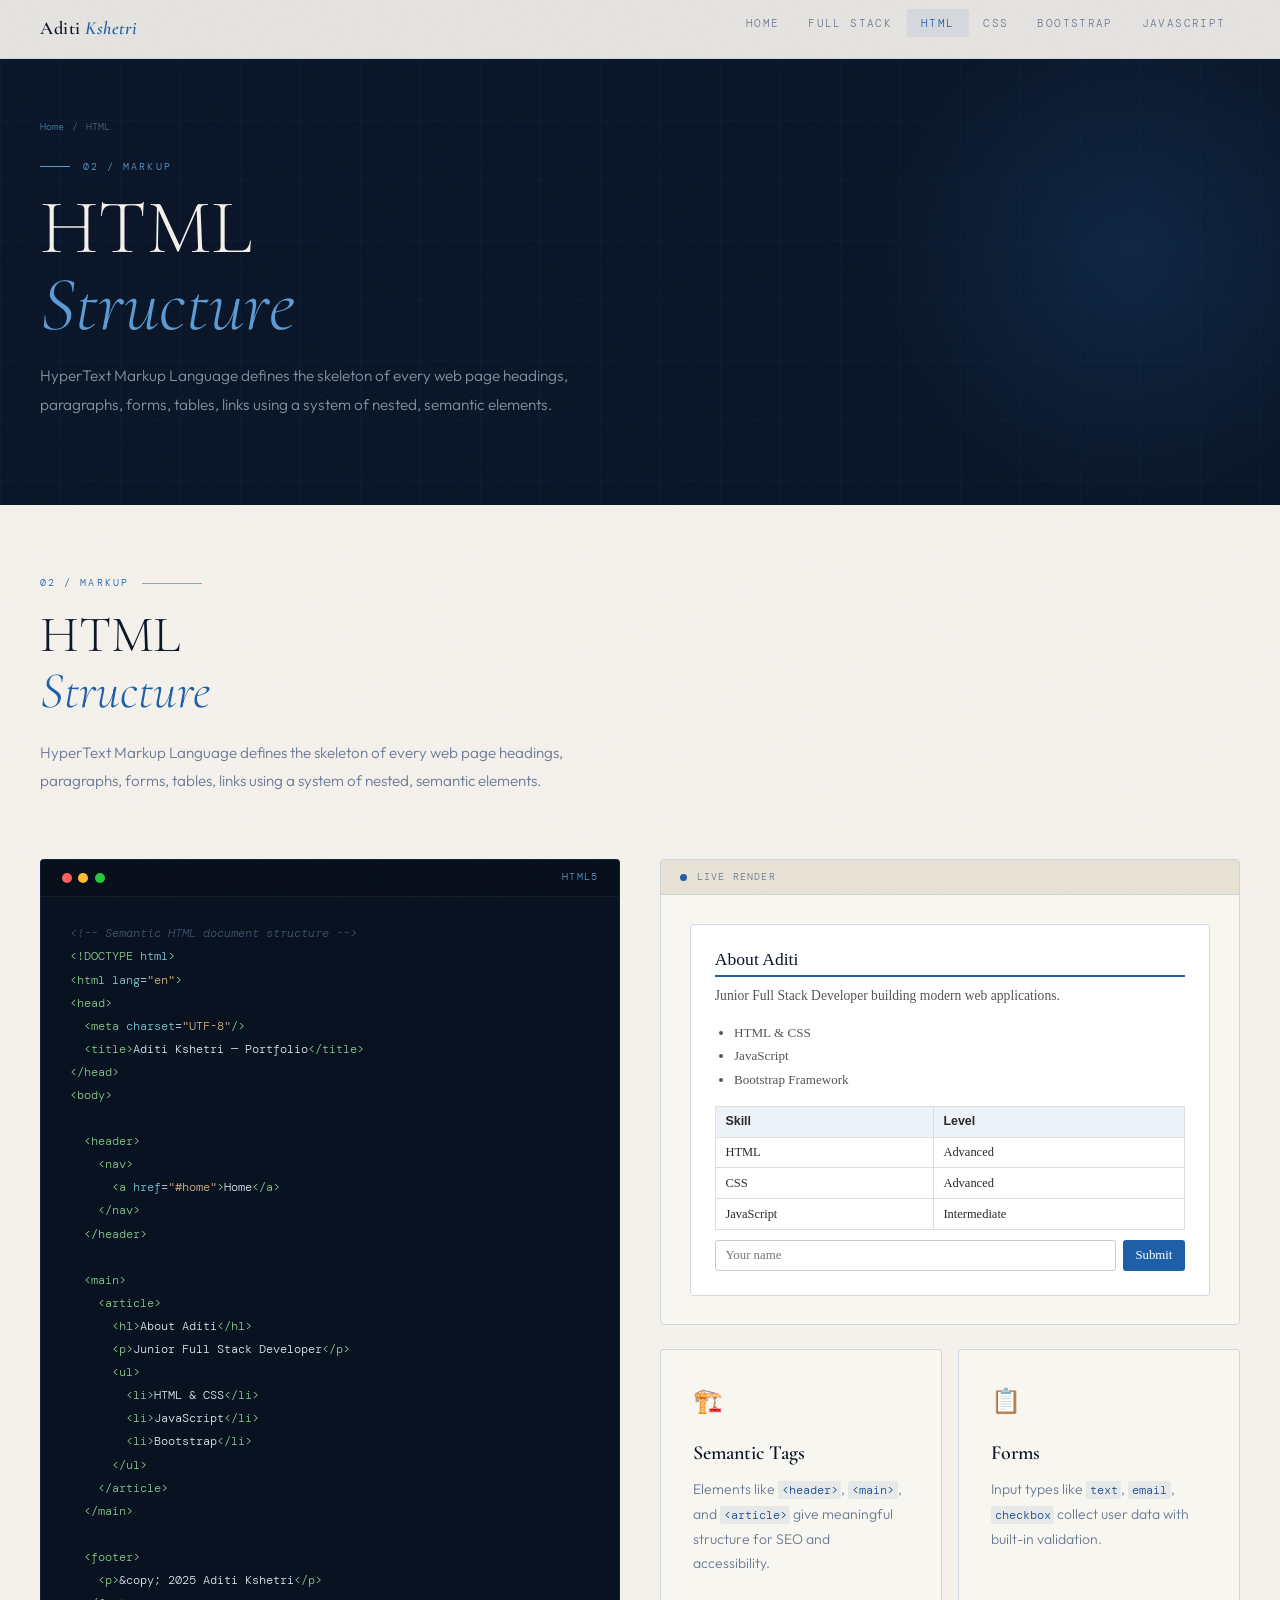
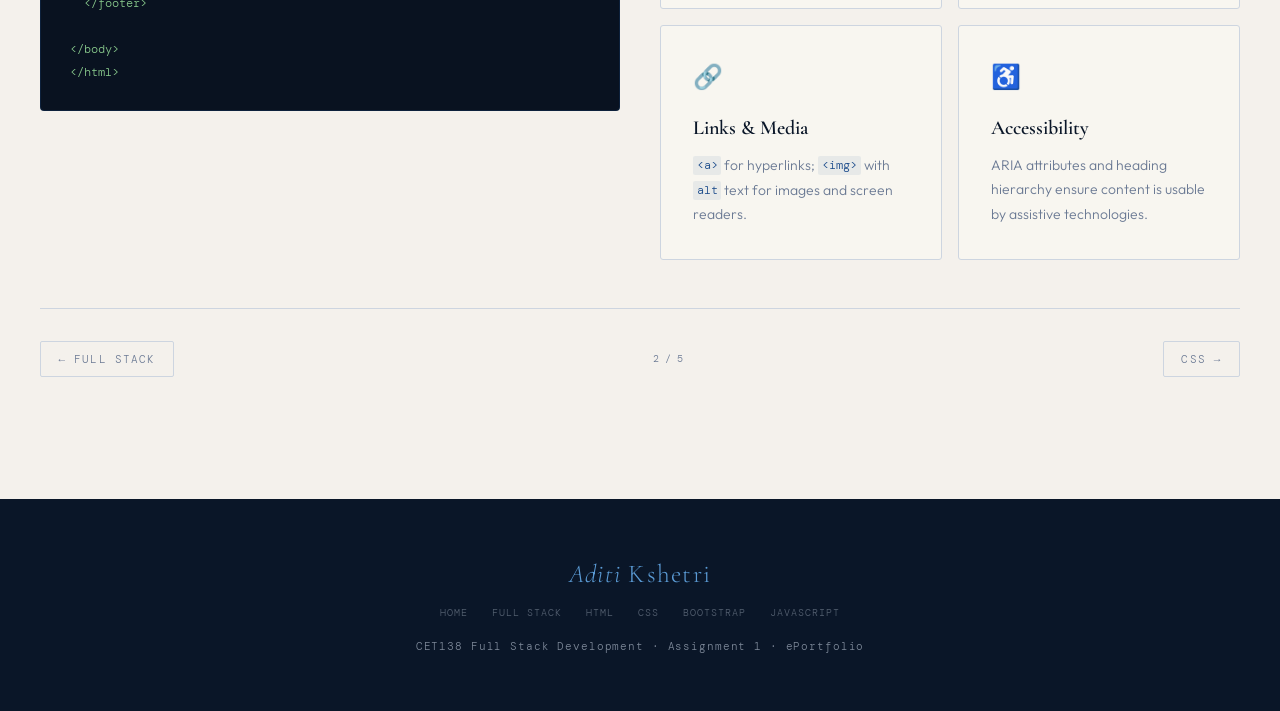
<file: html.html>
<!DOCTYPE html>
<html lang="en">
<head>
  <meta charset="UTF-8"/><meta name="viewport" content="width=device-width, initial-scale=1.0"/>
  <title>HTML Aditi Kshetri</title>
  <link href="https://fonts.googleapis.com/css2?family=Cormorant+Garamond:ital,wght@0,300;0,400;0,600;0,700;1,300;1,400&family=DM+Mono:ital,wght@0,300;0,400;0,500;1,300&family=Outfit:wght@300;400;500;600&display=swap" rel="stylesheet"/>
  <link href="https://cdnjs.cloudflare.com/ajax/libs/bootstrap/5.3.2/css/bootstrap.min.css" rel="stylesheet"/>
  <link rel="stylesheet" href="style.css"/>
</head>
<body>
<nav id="topnav">
  <div class="nav-inner">
    <a class="nav-sig" href="index.html">Aditi <em>Kshetri</em></a>
    <ul class="nav-links">
      <li><a href="index.html">Home</a></li><li><a href="fullstack.html">Full Stack</a></li>
      <li><a href="html.html" class="active">HTML</a></li>
      <li><a href="css.html">CSS</a></li><li><a href="bootstrap.html">Bootstrap</a></li><li><a href="javascript.html">JavaScript</a></li>
    </ul>
  </div>
</nav>

<div class="page-hero">
  <div class="page-hero-grid"></div><div class="page-hero-glow"></div>
  <div class="page-hero-inner">
    <div class="page-crumb"><a href="index.html">Home</a> <span>/</span> HTML</div>
    <div class="page-hero-label">02 / Markup</div>
    <h1 class="page-hero-title">HTML <br/><em>Structure</em></h1>
    <p class="page-hero-sub">HyperText Markup Language defines the skeleton of every web page headings, paragraphs, forms, tables, links using a system of nested, semantic elements.</p>
  </div>
</div>

<div class="page-wrap">
  <div class="sec-header reveal">
    <div class="sec-num">02 / Markup</div>
    <h2 class="sec-title">HTML<br/><em>Structure</em></h2>
    <p class="sec-lead">HyperText Markup Language defines the skeleton of every web page headings, paragraphs, forms, tables, links using a system of nested, semantic elements.</p>
  </div>

  <div class="split-50">
    <div>
      <div class="code-block reveal">
        <div class="cb-header"><div class="cb-dots"><span class="cd-r"></span><span class="cd-y"></span><span class="cd-g"></span></div><span class="cb-lang">HTML5</span></div>
        <div class="cb-body"><pre><span class="cmt">&lt;!-- Semantic HTML document structure --&gt;</span>
<span class="tag">&lt;!DOCTYPE</span> <span class="attr">html</span><span class="tag">&gt;</span>
<span class="tag">&lt;html</span> <span class="attr">lang</span>=<span class="val">"en"</span><span class="tag">&gt;</span>
<span class="tag">&lt;head&gt;</span>
  <span class="tag">&lt;meta</span> <span class="attr">charset</span>=<span class="val">"UTF-8"</span><span class="tag">/&gt;</span>
  <span class="tag">&lt;title&gt;</span>Aditi Kshetri — Portfolio<span class="tag">&lt;/title&gt;</span>
<span class="tag">&lt;/head&gt;</span>
<span class="tag">&lt;body&gt;</span>

  <span class="tag">&lt;header&gt;</span>
    <span class="tag">&lt;nav&gt;</span>
      <span class="tag">&lt;a</span> <span class="attr">href</span>=<span class="val">"#home"</span><span class="tag">&gt;</span>Home<span class="tag">&lt;/a&gt;</span>
    <span class="tag">&lt;/nav&gt;</span>
  <span class="tag">&lt;/header&gt;</span>

  <span class="tag">&lt;main&gt;</span>
    <span class="tag">&lt;article&gt;</span>
      <span class="tag">&lt;h1&gt;</span>About Aditi<span class="tag">&lt;/h1&gt;</span>
      <span class="tag">&lt;p&gt;</span>Junior Full Stack Developer<span class="tag">&lt;/p&gt;</span>
      <span class="tag">&lt;ul&gt;</span>
        <span class="tag">&lt;li&gt;</span>HTML &amp; CSS<span class="tag">&lt;/li&gt;</span>
        <span class="tag">&lt;li&gt;</span>JavaScript<span class="tag">&lt;/li&gt;</span>
        <span class="tag">&lt;li&gt;</span>Bootstrap<span class="tag">&lt;/li&gt;</span>
      <span class="tag">&lt;/ul&gt;</span>
    <span class="tag">&lt;/article&gt;</span>
  <span class="tag">&lt;/main&gt;</span>

  <span class="tag">&lt;footer&gt;</span>
    <span class="tag">&lt;p&gt;</span>&amp;copy; 2025 Aditi Kshetri<span class="tag">&lt;/p&gt;</span>
  <span class="tag">&lt;/footer&gt;</span>

<span class="tag">&lt;/body&gt;</span>
<span class="tag">&lt;/html&gt;</span></pre></div>
      </div>
    </div>

    <div class="reveal reveal-d1">
      <div class="demo-frame" style="margin-bottom:1.5rem">
        <div class="demo-frame-header"><div class="df-dot"></div><span class="df-label">Live Render</span></div>
        <div class="demo-frame-body">
          <div class="html-render">
            <h2>About Aditi</h2>
            <p>Junior Full Stack Developer building modern web applications.</p>
            <ul><li>HTML &amp; CSS</li><li>JavaScript</li><li>Bootstrap Framework</li></ul>
            <table><tr><th>Skill</th><th>Level</th></tr><tr><td>HTML</td><td>Advanced</td></tr><tr><td>CSS</td><td>Advanced</td></tr><tr><td>JavaScript</td><td>Intermediate</td></tr></table>
            <form onsubmit="return false"><input type="text" placeholder="Your name"/><button>Submit</button></form>
          </div>
        </div>
      </div>
      <div style="display:grid;grid-template-columns:1fr 1fr;gap:1rem">
        <div class="elegant-card"><div class="ec-icon">🏗️</div><div class="ec-title">Semantic Tags</div><div class="ec-body">Elements like <code>&lt;header&gt;</code>, <code>&lt;main&gt;</code>, and <code>&lt;article&gt;</code> give meaningful structure for SEO and accessibility.</div></div>
        <div class="elegant-card"><div class="ec-icon">📋</div><div class="ec-title">Forms</div><div class="ec-body">Input types like <code>text</code>, <code>email</code>, <code>checkbox</code> collect user data with built-in validation.</div></div>
        <div class="elegant-card"><div class="ec-icon">🔗</div><div class="ec-title">Links &amp; Media</div><div class="ec-body"><code>&lt;a&gt;</code> for hyperlinks; <code>&lt;img&gt;</code> with <code>alt</code> text for images and screen readers.</div></div>
        <div class="elegant-card"><div class="ec-icon">♿</div><div class="ec-title">Accessibility</div><div class="ec-body">ARIA attributes and heading hierarchy ensure content is usable by assistive technologies.</div></div>
      </div>
    </div>
  </div>

  <div class="page-nav-bar">
    <a href="fullstack.html" class="pnav-btn">← Full Stack</a>
    <span style="font-family:'DM Mono',monospace;font-size:.65rem;color:var(--muted);">2 / 5</span>
    <a href="css.html" class="pnav-btn">CSS →</a>
  </div>
</div>

<footer class="site-footer">
  <span class="f-name"><em>Aditi</em> Kshetri</span>
  <nav class="footer-nav"><a href="index.html">Home</a><a href="fullstack.html">Full Stack</a><a href="html.html">HTML</a><a href="css.html">CSS</a><a href="bootstrap.html">Bootstrap</a><a href="javascript.html">JavaScript</a></nav>
  CET138 Full Stack Development · Assignment 1 · ePortfolio
</footer>
<script src="https://cdnjs.cloudflare.com/ajax/libs/bootstrap/5.3.2/js/bootstrap.bundle.min.js"></script>
<script>const ro=new IntersectionObserver(es=>es.forEach(e=>{if(e.isIntersecting)e.target.classList.add('vis');}),{threshold:.08});document.querySelectorAll('.reveal').forEach(el=>ro.observe(el));</script>
</body>
</html>
</file>
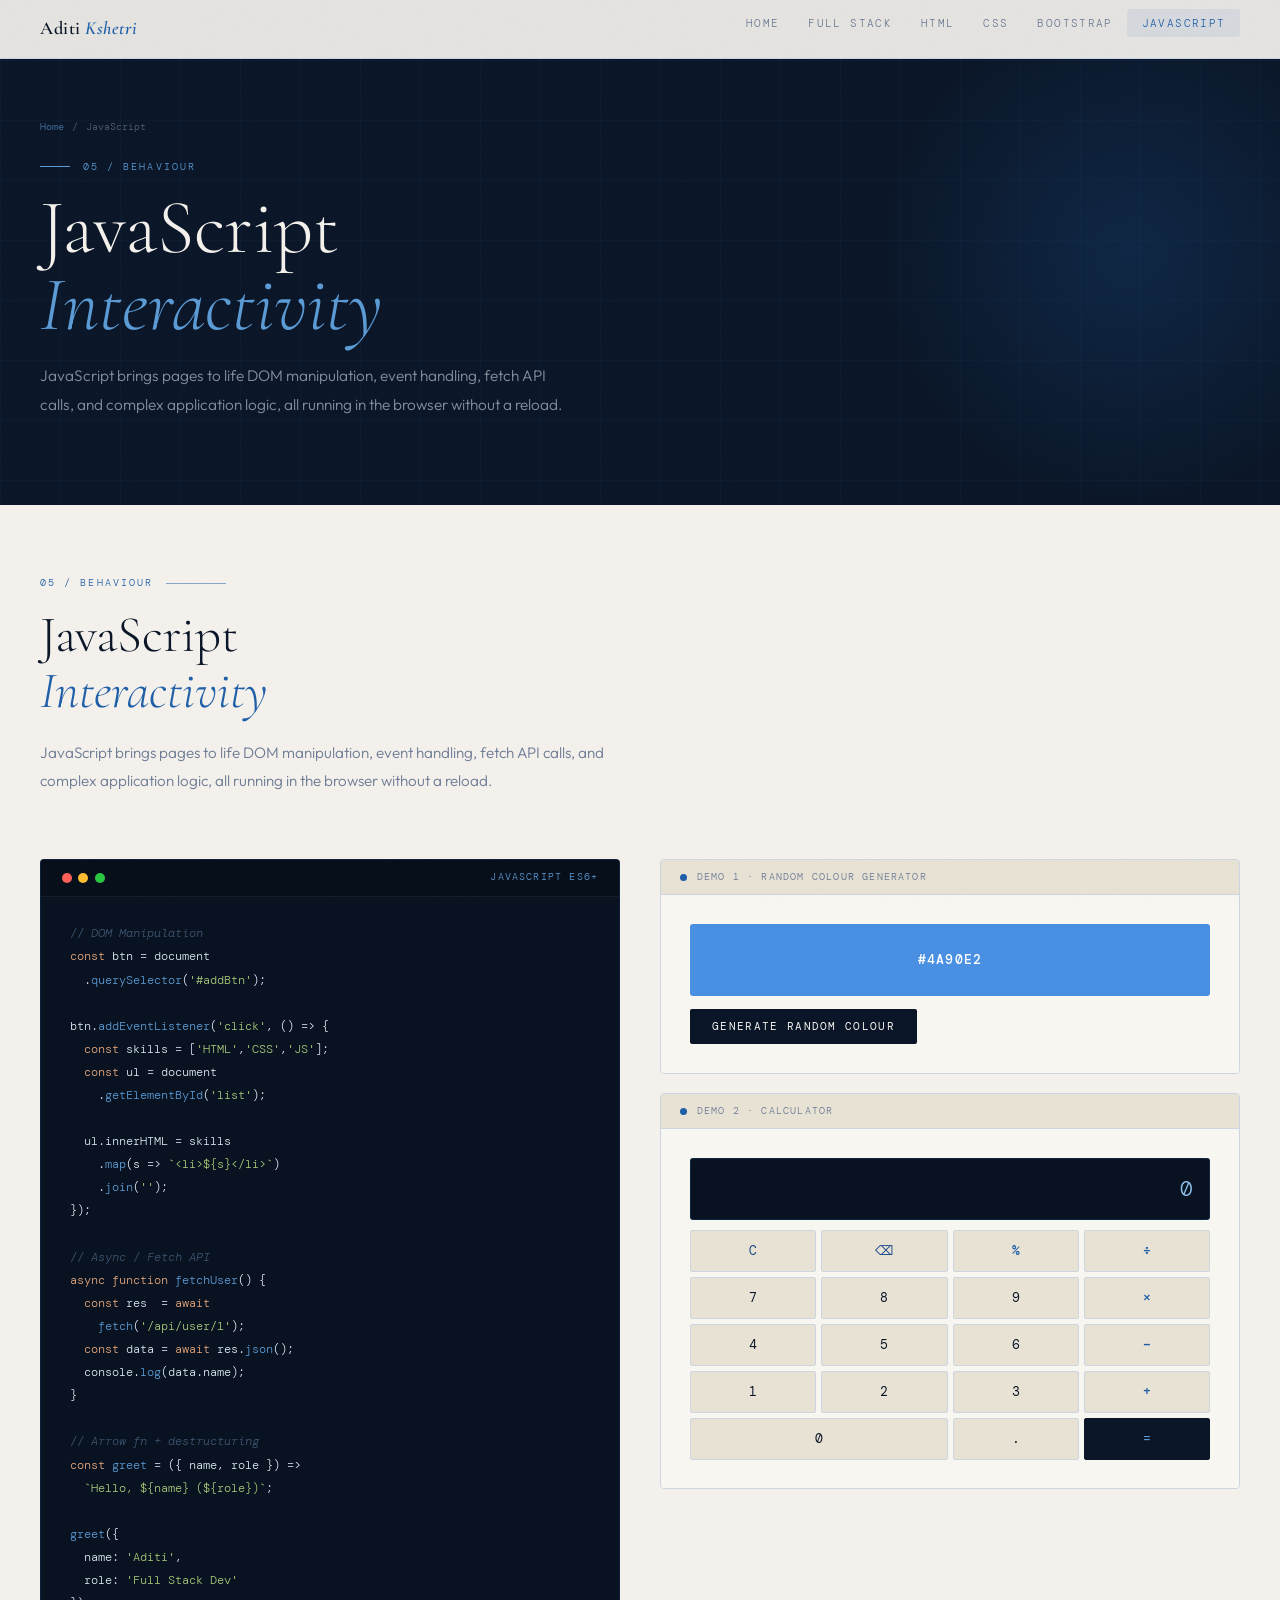
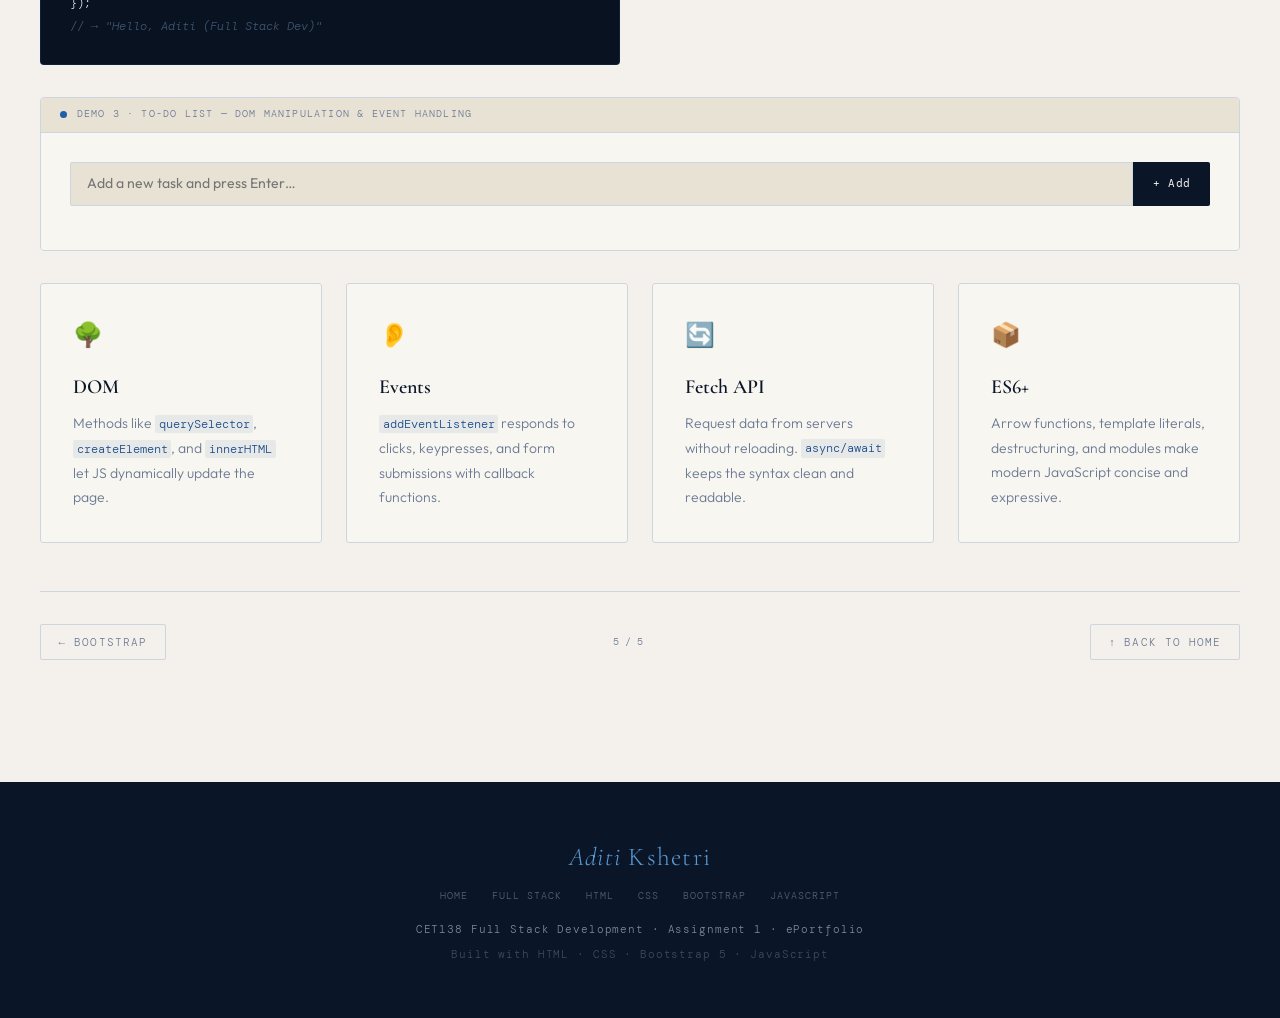
<file: javascript.html>
<!DOCTYPE html>
<html lang="en">
<head>
  <meta charset="UTF-8"/><meta name="viewport" content="width=device-width, initial-scale=1.0"/>
  <title>JavaScript  Aditi Kshetri</title>
  <link href="https://fonts.googleapis.com/css2?family=Cormorant+Garamond:ital,wght@0,300;0,400;0,600;0,700;1,300;1,400&family=DM+Mono:ital,wght@0,300;0,400;0,500;1,300&family=Outfit:wght@300;400;500;600&display=swap" rel="stylesheet"/>
  <link href="https://cdnjs.cloudflare.com/ajax/libs/bootstrap/5.3.2/css/bootstrap.min.css" rel="stylesheet"/>
  <link rel="stylesheet" href="style.css"/>
</head>
<body>
<nav id="topnav">
  <div class="nav-inner">
    <a class="nav-sig" href="index.html">Aditi <em>Kshetri</em></a>
    <ul class="nav-links">
      <li><a href="index.html">Home</a></li><li><a href="fullstack.html">Full Stack</a></li><li><a href="html.html">HTML</a></li><li><a href="css.html">CSS</a></li><li><a href="bootstrap.html">Bootstrap</a></li>
      <li><a href="javascript.html" class="active">JavaScript</a></li>
    </ul>
  </div>
</nav>

<div class="page-hero">
  <div class="page-hero-grid"></div><div class="page-hero-glow"></div>
  <div class="page-hero-inner">
    <div class="page-crumb"><a href="index.html">Home</a> <span>/</span> JavaScript</div>
    <div class="page-hero-label">05 / Behaviour</div>
    <h1 class="page-hero-title">JavaScript <br/><em>Interactivity</em></h1>
    <p class="page-hero-sub">JavaScript brings pages to life DOM manipulation, event handling, fetch API calls, and complex application logic, all running in the browser without a reload.</p>
  </div>
</div>

<div class="page-wrap">
  <div class="sec-header reveal">
    <div class="sec-num">05 / Behaviour</div>
    <h2 class="sec-title">JavaScript<br/><em>Interactivity</em></h2>
    <p class="sec-lead">JavaScript brings pages to life DOM manipulation, event handling, fetch API calls, and complex application logic, all running in the browser without a reload.</p>
  </div>

  <div class="split-50" style="margin-bottom:2rem">
    <div class="code-block reveal">
      <div class="cb-header"><div class="cb-dots"><span class="cd-r"></span><span class="cd-y"></span><span class="cd-g"></span></div><span class="cb-lang">JavaScript ES6+</span></div>
      <div class="cb-body"><pre><span class="cmt">// DOM Manipulation</span>
<span class="kw">const</span> btn = document
  .<span class="fn">querySelector</span>(<span class="str">'#addBtn'</span>);

btn.<span class="fn">addEventListener</span>(<span class="str">'click'</span>, () => {
  <span class="kw">const</span> skills = [<span class="str">'HTML'</span>,<span class="str">'CSS'</span>,<span class="str">'JS'</span>];
  <span class="kw">const</span> ul = document
    .<span class="fn">getElementById</span>(<span class="str">'list'</span>);

  ul.innerHTML = skills
    .<span class="fn">map</span>(s => <span class="str">`&lt;li&gt;${s}&lt;/li&gt;`</span>)
    .<span class="fn">join</span>(<span class="str">''</span>);
});

<span class="cmt">// Async / Fetch API</span>
<span class="kw">async function</span> <span class="fn">fetchUser</span>() {
  <span class="kw">const</span> res  = <span class="kw">await</span>
    <span class="fn">fetch</span>(<span class="str">'/api/user/1'</span>);
  <span class="kw">const</span> data = <span class="kw">await</span> res.<span class="fn">json</span>();
  console.<span class="fn">log</span>(data.name);
}

<span class="cmt">// Arrow fn + destructuring</span>
<span class="kw">const</span> <span class="fn">greet</span> = ({ name, role }) =>
  <span class="str">`Hello, ${name} (${role})`</span>;

<span class="fn">greet</span>({
  name: <span class="str">'Aditi'</span>,
  role: <span class="str">'Full Stack Dev'</span>
});
<span class="cmt">// → "Hello, Aditi (Full Stack Dev)"</span></pre></div>
    </div>

    <div style="display:flex;flex-direction:column;gap:1.2rem" class="reveal reveal-d1">
      <div class="demo-frame">
        <div class="demo-frame-header"><div class="df-dot"></div><span class="df-label">Demo 1 · Random Colour Generator</span></div>
        <div class="demo-frame-body">
          <div id="color-swatch">#4A90E2</div>
          <button id="gen-color-btn" onclick="randomColour()">Generate Random Colour</button>
        </div>
      </div>
      <div class="demo-frame">
        <div class="demo-frame-header"><div class="df-dot"></div><span class="df-label">Demo 2 · Calculator</span></div>
        <div class="demo-frame-body">
          <div id="calc-screen">0</div>
          <div class="calc-pad">
            <button class="cp-btn cp-cl" onclick="cClear()">C</button>
            <button class="cp-btn cp-cl" onclick="cDel()">⌫</button>
            <button class="cp-btn cp-op" onclick="cIn('%')">%</button>
            <button class="cp-btn cp-op" onclick="cIn('/')">÷</button>
            <button class="cp-btn" onclick="cIn('7')">7</button><button class="cp-btn" onclick="cIn('8')">8</button><button class="cp-btn" onclick="cIn('9')">9</button>
            <button class="cp-btn cp-op" onclick="cIn('*')">×</button>
            <button class="cp-btn" onclick="cIn('4')">4</button><button class="cp-btn" onclick="cIn('5')">5</button><button class="cp-btn" onclick="cIn('6')">6</button>
            <button class="cp-btn cp-op" onclick="cIn('-')">−</button>
            <button class="cp-btn" onclick="cIn('1')">1</button><button class="cp-btn" onclick="cIn('2')">2</button><button class="cp-btn" onclick="cIn('3')">3</button>
            <button class="cp-btn cp-op" onclick="cIn('+')">+</button>
            <button class="cp-btn" onclick="cIn('0')" style="grid-column:span 2">0</button>
            <button class="cp-btn" onclick="cIn('.')">.</button>
            <button class="cp-btn cp-eq" onclick="cEq()">=</button>
          </div>
        </div>
      </div>
    </div>
  </div>

  <div class="demo-frame reveal">
    <div class="demo-frame-header"><div class="df-dot"></div><span class="df-label">Demo 3 · To-Do List — DOM Manipulation &amp; Event Handling</span></div>
    <div class="demo-frame-body">
      <div id="todo-wrap">
        <div id="todo-row">
          <input type="text" id="todo-input" placeholder="Add a new task and press Enter…"/>
          <button onclick="addTodo()">+ Add</button>
        </div>
        <ul id="todo-list"></ul>
      </div>
    </div>
  </div>

  <div style="display:grid;grid-template-columns:repeat(4,1fr);gap:1.5rem;margin-top:2rem">
    <div class="elegant-card reveal"><div class="ec-icon">🌳</div><div class="ec-title">DOM</div><div class="ec-body">Methods like <code>querySelector</code>, <code>createElement</code>, and <code>innerHTML</code> let JS dynamically update the page.</div></div>
    <div class="elegant-card reveal reveal-d1"><div class="ec-icon">👂</div><div class="ec-title">Events</div><div class="ec-body"><code>addEventListener</code> responds to clicks, keypresses, and form submissions with callback functions.</div></div>
    <div class="elegant-card reveal reveal-d2"><div class="ec-icon">🔄</div><div class="ec-title">Fetch API</div><div class="ec-body">Request data from servers without reloading. <code>async/await</code> keeps the syntax clean and readable.</div></div>
    <div class="elegant-card reveal reveal-d3"><div class="ec-icon">📦</div><div class="ec-title">ES6+</div><div class="ec-body">Arrow functions, template literals, destructuring, and modules make modern JavaScript concise and expressive.</div></div>
  </div>

  <div class="page-nav-bar">
    <a href="bootstrap.html" class="pnav-btn">← Bootstrap</a>
    <span style="font-family:'DM Mono',monospace;font-size:.65rem;color:var(--muted);">5 / 5</span>
    <a href="index.html" class="pnav-btn">↑ Back to Home</a>
  </div>
</div>

<footer class="site-footer">
  <span class="f-name"><em>Aditi</em> Kshetri</span>
  <nav class="footer-nav"><a href="index.html">Home</a><a href="fullstack.html">Full Stack</a><a href="html.html">HTML</a><a href="css.html">CSS</a><a href="bootstrap.html">Bootstrap</a><a href="javascript.html">JavaScript</a></nav>
  CET138 Full Stack Development · Assignment 1 · ePortfolio<br/>
  <span style="margin-top:.5rem;display:block;color:rgba(220,232,245,.25)">Built with HTML · CSS · Bootstrap 5 · JavaScript</span>
</footer>

<script src="https://cdnjs.cloudflare.com/ajax/libs/bootstrap/5.3.2/js/bootstrap.bundle.min.js"></script>
<script>
  const ro=new IntersectionObserver(es=>es.forEach(e=>{if(e.isIntersecting)e.target.classList.add('vis');}),{threshold:.08});
  document.querySelectorAll('.reveal').forEach(el=>ro.observe(el));

  function randomColour(){
    const hex='#'+Math.floor(Math.random()*0xffffff).toString(16).padStart(6,'0');
    const sw=document.getElementById('color-swatch');
    sw.style.background=hex;sw.textContent=hex.toUpperCase();
  }

  let expr='';
  function cIn(v){expr+=v;document.getElementById('calc-screen').textContent=expr;}
  function cClear(){expr='';document.getElementById('calc-screen').textContent='0';}
  function cDel(){expr=expr.slice(0,-1);document.getElementById('calc-screen').textContent=expr||'0';}
  function cEq(){
    try{const r=Function('"use strict";return('+expr+')')();document.getElementById('calc-screen').textContent=parseFloat(r.toFixed(10));expr=String(r);}
    catch{document.getElementById('calc-screen').textContent='Error';expr='';}
  }

  function addTodo(){
    const inp=document.getElementById('todo-input');
    const txt=inp.value.trim();if(!txt)return;
    const li=document.createElement('li');
    li.innerHTML=`<span>${txt}</span><div class="td-actions"><button class="td-done" title="Done" onclick="this.closest('li').classList.toggle('done')">✓</button><button class="td-del" title="Remove" onclick="this.closest('li').remove()">✕</button></div>`;
    document.getElementById('todo-list').prepend(li);
    inp.value='';inp.focus();
  }
  document.getElementById('todo-input').addEventListener('keydown',e=>{if(e.key==='Enter')addTodo();});
</script>
</body>
</html>
</file>
<file: style.css>
/* ═══════════════════════════
   TOKENS — Blue & Cream
═══════════════════════════ */
:root {
  --ink:       #0a1628;
  --paper:     #f4f1ec;
  --warm:      #e8e2d5;
  --gold:      #1e5fa8;
  --gold-lt:   #5b9bd5;
  --rust:      #1a4a8a;
  --sage:      #2d6a9f;
  --muted:     #6b7a94;
  --border:    #cdd5e0;
  --card:      #f8f6f0;
  --code-bg:   #091220;
  --code-text: #dce8f5;
}

*,*::before,*::after{box-sizing:border-box;margin:0;padding:0;}
html{scroll-behavior:smooth;font-size:16px;}
body{background:var(--paper);color:var(--ink);font-family:'Outfit',sans-serif;font-weight:300;overflow-x:hidden;min-height:100vh;}
body::after{content:'';position:fixed;inset:0;pointer-events:none;z-index:9998;background-image:url("data:image/svg+xml,%3Csvg xmlns='http://www.w3.org/2000/svg' width='300' height='300'%3E%3Cfilter id='g'%3E%3CfeTurbulence type='fractalNoise' baseFrequency='0.75' numOctaves='4' stitchTiles='stitch'/%3E%3C/filter%3E%3Crect width='300' height='300' filter='url(%23g)' opacity='0.04'/%3E%3C/svg%3E");opacity:.5;}
::selection{background:var(--gold);color:#fff;}
::-webkit-scrollbar{width:3px;}::-webkit-scrollbar-track{background:var(--warm);}::-webkit-scrollbar-thumb{background:var(--gold);}

/* ── NAV ── */
nav#topnav{position:fixed;top:0;left:0;right:0;z-index:1000;background:rgba(244,241,236,.94);backdrop-filter:blur(20px) saturate(1.4);border-bottom:1px solid var(--border);}
.nav-inner{max-width:1300px;margin:0 auto;display:flex;align-items:center;justify-content:space-between;padding:0 2.5rem;height:58px;}
.nav-sig{font-family:'Cormorant Garamond',serif;font-size:1.15rem;font-weight:600;color:var(--ink);text-decoration:none;letter-spacing:.03em;}
.nav-sig em{color:var(--gold);font-style:italic;}
.nav-links{list-style:none;display:flex;gap:0;}
.nav-links a{font-family:'DM Mono',monospace;font-size:.67rem;text-transform:uppercase;letter-spacing:.13em;color:var(--muted);text-decoration:none;padding:.45rem .9rem;border-radius:3px;transition:color .2s,background .2s;}
.nav-links a:hover{color:var(--gold);}
.nav-links a.active{color:var(--gold);background:rgba(30,95,168,.08);}
@media(max-width:800px){.nav-links{display:none;}}

/* ── PAGE HERO ── */
.page-hero{background:var(--ink);padding:120px 2.5rem 70px;position:relative;overflow:hidden;}
.page-hero-inner{max-width:1300px;margin:0 auto;position:relative;z-index:1;}
.page-hero-grid{position:absolute;inset:0;background-image:linear-gradient(rgba(30,95,168,.07) 1px,transparent 1px),linear-gradient(90deg,rgba(30,95,168,.07) 1px,transparent 1px);background-size:60px 60px;}
.page-hero-glow{position:absolute;width:500px;height:500px;border-radius:50%;background:radial-gradient(circle,rgba(30,95,168,.22) 0%,transparent 70%);top:50%;right:-100px;transform:translateY(-50%);}
.page-crumb{display:flex;align-items:center;gap:.5rem;font-family:'DM Mono',monospace;font-size:.62rem;color:rgba(220,232,245,.35);margin-bottom:1.5rem;}
.page-crumb a{color:rgba(91,155,213,.7);text-decoration:none;}
.page-crumb a:hover{color:var(--gold-lt);}
.page-hero-label{font-family:'DM Mono',monospace;font-size:.65rem;color:var(--gold-lt);letter-spacing:.2em;text-transform:uppercase;margin-bottom:1rem;display:flex;align-items:center;gap:.8rem;}
.page-hero-label::before{content:'';width:30px;height:1px;background:var(--gold-lt);}
.page-hero-title{font-family:'Cormorant Garamond',serif;font-size:clamp(2.8rem,6vw,5.5rem);font-weight:300;color:var(--paper);line-height:1.0;}
.page-hero-title em{color:var(--gold-lt);font-style:italic;}
.page-hero-sub{margin-top:1.1rem;font-size:.96rem;color:rgba(220,232,245,.58);max-width:530px;line-height:1.88;}

/* ── PAGE CONTENT ── */
.page-wrap{max-width:1300px;margin:0 auto;padding:70px 2.5rem 90px;}

/* ── SECTION HEADER ── */
.sec-header{margin-bottom:4rem;}
.sec-num{font-family:'DM Mono',monospace;font-size:.65rem;color:var(--gold);letter-spacing:.2em;text-transform:uppercase;display:flex;align-items:center;gap:.8rem;margin-bottom:1rem;}
.sec-num::after{content:'';flex:1;max-width:60px;height:1px;background:var(--gold);opacity:.5;}
.sec-title{font-family:'Cormorant Garamond',serif;font-size:clamp(2.4rem,4vw,4rem);font-weight:300;line-height:1.1;color:var(--ink);}
.sec-title em{font-style:italic;color:var(--gold);}
.sec-lead{margin-top:1.2rem;font-size:.95rem;line-height:1.85;color:var(--muted);max-width:580px;}

/* ── ORNAMENT ── */
.ornament-divider{display:flex;align-items:center;gap:1.5rem;padding:0 2.5rem;max-width:1300px;margin:0 auto;}
.ornament-divider::before,.ornament-divider::after{content:'';flex:1;height:1px;background:var(--border);}
.ornament-diamond{width:8px;height:8px;background:var(--gold);transform:rotate(45deg);flex-shrink:0;}

/* ── CARDS ── */
.elegant-card{background:var(--card);border:1px solid var(--border);border-radius:3px;padding:2rem;transition:box-shadow .3s,transform .3s,border-color .3s;position:relative;overflow:hidden;}
.elegant-card::before{content:'';position:absolute;top:0;left:0;width:3px;height:0;background:var(--gold);transition:height .3s;}
.elegant-card:hover{box-shadow:0 12px 40px rgba(30,95,168,.1);transform:translateY(-3px);border-color:rgba(30,95,168,.35);}
.elegant-card:hover::before{height:100%;}
.ec-icon{font-size:1.5rem;margin-bottom:1.2rem;}
.ec-title{font-family:'Cormorant Garamond',serif;font-size:1.25rem;font-weight:600;margin-bottom:.6rem;}
.ec-body{font-size:.875rem;line-height:1.75;color:var(--muted);}
.ec-body code{font-family:'DM Mono',monospace;font-size:.78rem;color:var(--rust);background:rgba(26,74,138,.08);padding:.1em .3em;border-radius:2px;}
.tag-row{display:flex;flex-wrap:wrap;gap:.4rem;margin-top:1rem;}
.etag{font-family:'DM Mono',monospace;font-size:.62rem;padding:.2rem .65rem;border-radius:2px;letter-spacing:.06em;text-transform:uppercase;}
.etag-gold{background:rgba(30,95,168,.1);color:#1a4a8a;border:1px solid rgba(30,95,168,.3);}
.etag-rust{background:rgba(26,74,138,.08);color:var(--rust);border:1px solid rgba(26,74,138,.25);}
.etag-sage{background:rgba(45,106,159,.08);color:var(--sage);border:1px solid rgba(45,106,159,.25);}

/* ── CODE BLOCK ── */
.code-block{background:var(--code-bg);border:1px solid rgba(30,95,168,.2);border-radius:4px;overflow:hidden;}
.cb-header{display:flex;align-items:center;justify-content:space-between;padding:.65rem 1.3rem;background:#060e1a;border-bottom:1px solid rgba(255,255,255,.06);}
.cb-dots{display:flex;gap:.4rem;}.cb-dots span{width:10px;height:10px;border-radius:50%;}
.cd-r{background:#ff5f57;}.cd-y{background:#febc2e;}.cd-g{background:#28c840;}
.cb-lang{font-family:'DM Mono',monospace;font-size:.62rem;color:var(--gold-lt);letter-spacing:.12em;text-transform:uppercase;}
.cb-body{padding:1.6rem 1.8rem;overflow-x:auto;}
.cb-body pre{font-family:'DM Mono',monospace;font-size:.78rem;line-height:1.85;color:var(--code-text);margin:0;white-space:pre-wrap;}
.kw{color:#e8a87c;}.tag{color:#88c98c;}.attr{color:#7ec8d4;}.val{color:#d4b483;}.cmt{color:#3d5570;font-style:italic;}.fn{color:#5b9bd5;}.str{color:#a8c87a;}.num{color:#90c4f0;}

/* ── DEMO FRAME ── */
.demo-frame{border:1px solid var(--border);border-radius:4px;overflow:hidden;}
.demo-frame-header{display:flex;align-items:center;gap:.6rem;padding:.6rem 1.2rem;background:var(--warm);border-bottom:1px solid var(--border);}
.df-dot{width:7px;height:7px;border-radius:50%;background:var(--gold);}
.df-label{font-family:'DM Mono',monospace;font-size:.62rem;color:var(--muted);letter-spacing:.12em;text-transform:uppercase;}
.demo-frame-body{padding:1.8rem;background:var(--card);}

/* ── SPLIT ── */
.split-50{display:grid;grid-template-columns:1fr 1fr;gap:2.5rem;align-items:start;}
.split-60{display:grid;grid-template-columns:1.2fr 1fr;gap:2.5rem;align-items:start;}
@media(max-width:900px){.split-50,.split-60{grid-template-columns:1fr;}}

/* ── STACK LAYERS ── */
.stack-layers{border:1px solid var(--border);border-radius:4px;overflow:hidden;}
.stack-row{display:grid;grid-template-columns:90px 1fr auto;align-items:center;gap:1.5rem;padding:1.3rem 1.8rem;border-bottom:1px solid var(--border);transition:background .2s;position:relative;}
.stack-row:last-child{border-bottom:none;}
.stack-row:hover{background:var(--warm);}
.stack-row::before{content:'';position:absolute;left:0;top:0;bottom:0;width:3px;}
.sr-fe::before{background:var(--gold);}
.sr-be::before{background:var(--sage);}
.sr-db::before{background:var(--rust);}
.sr-label{font-family:'DM Mono',monospace;font-size:.62rem;color:var(--muted);letter-spacing:.1em;text-transform:uppercase;text-align:right;}
.sr-name{font-weight:600;font-size:.95rem;margin-bottom:.25rem;}
.sr-desc{font-size:.8rem;color:var(--muted);}

/* ── TIMELINE ── */
.timeline-v{position:relative;padding-left:2rem;}
.timeline-v::before{content:'';position:absolute;left:6px;top:8px;bottom:8px;width:1px;background:var(--border);}
.tv-item{position:relative;margin-bottom:2.2rem;}
.tv-item:last-child{margin-bottom:0;}
.tv-dot{position:absolute;left:-1.85rem;top:4px;width:12px;height:12px;border-radius:50%;background:var(--paper);border:2px solid var(--gold);}
.tv-title{font-weight:600;font-size:.92rem;margin-bottom:.4rem;}
.tv-text{font-size:.83rem;color:var(--muted);line-height:1.75;}

/* ── HTML RENDER ── */
.html-render{background:white;border-radius:3px;padding:1.5rem;color:#2a2a2a;font-family:Georgia,serif;border:1px solid #d0d8e8;}
.html-render h2{font-size:1.1rem;color:var(--ink);margin-bottom:.5rem;border-bottom:2px solid var(--gold);padding-bottom:.3rem;}
.html-render p{font-size:.85rem;line-height:1.6;color:#555;margin-top:.5rem;}
.html-render ul{padding-left:1.2rem;margin-top:.4rem;}
.html-render li{font-size:.82rem;color:#555;margin-bottom:.25rem;}
.html-render table{border-collapse:collapse;width:100%;margin-top:.6rem;font-size:.78rem;}
.html-render th,.html-render td{border:1px solid #ddd;padding:.35rem .6rem;}
.html-render th{background:#edf2f8;font-family:sans-serif;}
.html-render form{margin-top:.6rem;display:flex;gap:.4rem;flex-wrap:wrap;}
.html-render input{padding:.3rem .6rem;border:1px solid #ccc;border-radius:3px;font-size:.8rem;flex:1;min-width:120px;}
.html-render button{padding:.3rem .8rem;background:var(--gold);color:white;border:none;border-radius:3px;font-size:.8rem;cursor:pointer;}

/* ── CSS DEMOS ── */
.flex-demo-warm{background:var(--warm);border:1px solid var(--border);border-radius:3px;padding:1rem;display:flex;justify-content:space-around;align-items:center;}
.fw-item{background:var(--ink);color:var(--paper);padding:.4rem .9rem;border-radius:2px;font-family:'DM Mono',monospace;font-size:.72rem;}
.anim-bars{display:flex;align-items:flex-end;justify-content:center;gap:6px;height:60px;}
.anim-bar{width:20px;border-radius:2px 2px 0 0;animation:barPulse 1.4s ease infinite;}
.ab1{background:var(--gold);height:40px;animation-delay:0s;}
.ab2{background:var(--rust);height:55px;animation-delay:.15s;}
.ab3{background:var(--sage);height:30px;animation-delay:.3s;}
.ab4{background:var(--gold-lt);height:50px;animation-delay:.45s;}
.ab5{background:var(--rust);height:38px;animation-delay:.6s;}
@keyframes barPulse{0%,100%{transform:scaleY(1);opacity:1;}50%{transform:scaleY(.4);opacity:.5;}}
.grad-strip{height:52px;border-radius:3px;background:linear-gradient(90deg,var(--ink),var(--gold),var(--rust),var(--sage));display:flex;align-items:center;justify-content:center;font-family:'DM Mono',monospace;font-size:.7rem;color:white;letter-spacing:.1em;}
.boxmodel-demo{border:2px solid var(--rust);background:rgba(26,74,138,.06);padding:1rem;text-align:center;font-family:'DM Mono',monospace;font-size:.72rem;color:var(--rust);border-radius:3px;}

/* ── BOOTSTRAP DEMO ── */
.bs-wrap{background:white;padding:1.5rem;border-radius:3px;}

/* ── JS DEMOS ── */
#color-swatch{height:72px;border-radius:3px;background:#4A90E2;display:flex;align-items:center;justify-content:center;font-family:'DM Mono',monospace;font-size:.82rem;color:white;font-weight:500;margin-bottom:.8rem;transition:background .4s;letter-spacing:.08em;}
#gen-color-btn{font-family:'DM Mono',monospace;font-size:.68rem;letter-spacing:.12em;text-transform:uppercase;background:var(--ink);color:var(--paper);border:none;padding:.6rem 1.4rem;border-radius:2px;cursor:pointer;transition:background .2s;}
#gen-color-btn:hover{background:var(--gold);color:white;}
#calc-screen{background:var(--code-bg);color:#90c4f0;font-family:'DM Mono',monospace;font-size:1.3rem;text-align:right;padding:.9rem 1rem;border-radius:3px;margin-bottom:.6rem;min-height:52px;word-break:break-all;border:1px solid rgba(30,95,168,.25);}
.calc-pad{display:grid;grid-template-columns:repeat(4,1fr);gap:5px;}
.cp-btn{background:var(--warm);border:1px solid var(--border);color:var(--ink);padding:.65rem;border-radius:2px;font-family:'DM Mono',monospace;font-size:.8rem;cursor:pointer;transition:all .15s;}
.cp-btn:hover{background:var(--border);}
.cp-op{color:var(--gold);font-weight:500;}
.cp-eq{background:var(--ink);color:var(--gold-lt);border-color:var(--ink);}
.cp-eq:hover{background:var(--gold);color:white;}
.cp-cl{color:var(--rust);}
#todo-row{display:flex;margin-bottom:.8rem;}
#todo-wrap input{flex:1;background:var(--warm);border:1px solid var(--border);color:var(--ink);padding:.65rem 1rem;border-radius:2px 0 0 2px;font-family:'Outfit',sans-serif;font-size:.88rem;outline:none;}
#todo-wrap input:focus{border-color:var(--gold);}
#todo-wrap button{background:var(--ink);color:var(--paper);border:none;padding:.65rem 1.2rem;border-radius:0 2px 2px 0;cursor:pointer;font-family:'DM Mono',monospace;font-size:.7rem;letter-spacing:.06em;transition:background .2s;}
#todo-wrap button:hover{background:var(--gold);color:white;}
#todo-list{list-style:none;margin-top:.5rem;}
#todo-list li{display:flex;align-items:center;justify-content:space-between;background:var(--warm);border:1px solid var(--border);padding:.55rem 1rem;border-radius:2px;margin-bottom:.4rem;font-size:.86rem;animation:slideIn .25s ease;transition:opacity .2s;}
#todo-list li.done{opacity:.45;text-decoration:line-through;}
@keyframes slideIn{from{opacity:0;transform:translateX(-8px);}to{opacity:1;transform:none;}}
.td-actions{display:flex;gap:.3rem;}
.td-actions button{background:none;border:none;cursor:pointer;font-size:.85rem;padding:0 .3rem;line-height:1;}
.td-done{color:var(--sage);}
.td-del{color:var(--rust);}

/* ── FOOTER ── */
.site-footer{background:var(--ink);color:rgba(220,232,245,.55);text-align:center;padding:3.5rem 2rem;font-family:'DM Mono',monospace;font-size:.68rem;letter-spacing:.08em;}
.site-footer .f-name{font-family:'Cormorant Garamond',serif;font-size:1.6rem;font-weight:300;color:var(--gold-lt);display:block;margin-bottom:.8rem;letter-spacing:.05em;}
.site-footer .f-name em{font-style:italic;}
.footer-nav{display:flex;justify-content:center;gap:1.5rem;flex-wrap:wrap;margin-bottom:1.1rem;}
.footer-nav a{font-family:'DM Mono',monospace;font-size:.62rem;color:rgba(220,232,245,.35);text-decoration:none;letter-spacing:.1em;text-transform:uppercase;transition:color .2s;}
.footer-nav a:hover{color:var(--gold-lt);}

/* ── REVEAL ── */
.reveal{opacity:0;transform:translateY(28px);transition:opacity .7s ease,transform .7s ease;}
.reveal.vis{opacity:1;transform:none;}
.reveal-d1{transition-delay:.1s;}.reveal-d2{transition-delay:.2s;}.reveal-d3{transition-delay:.3s;}

/* ── PAGE NAV ── */
.page-nav-bar{display:flex;justify-content:space-between;align-items:center;padding:2rem 0;border-top:1px solid var(--border);margin-top:3rem;}
.pnav-btn{display:inline-flex;align-items:center;gap:.6rem;font-family:'DM Mono',monospace;font-size:.68rem;text-transform:uppercase;letter-spacing:.1em;color:var(--muted);text-decoration:none;padding:.55rem 1.1rem;border:1px solid var(--border);border-radius:2px;transition:all .2s;}
.pnav-btn:hover{color:var(--gold);border-color:var(--gold);}
.pnav-btn.disabled{opacity:.3;pointer-events:none;}
</file>
